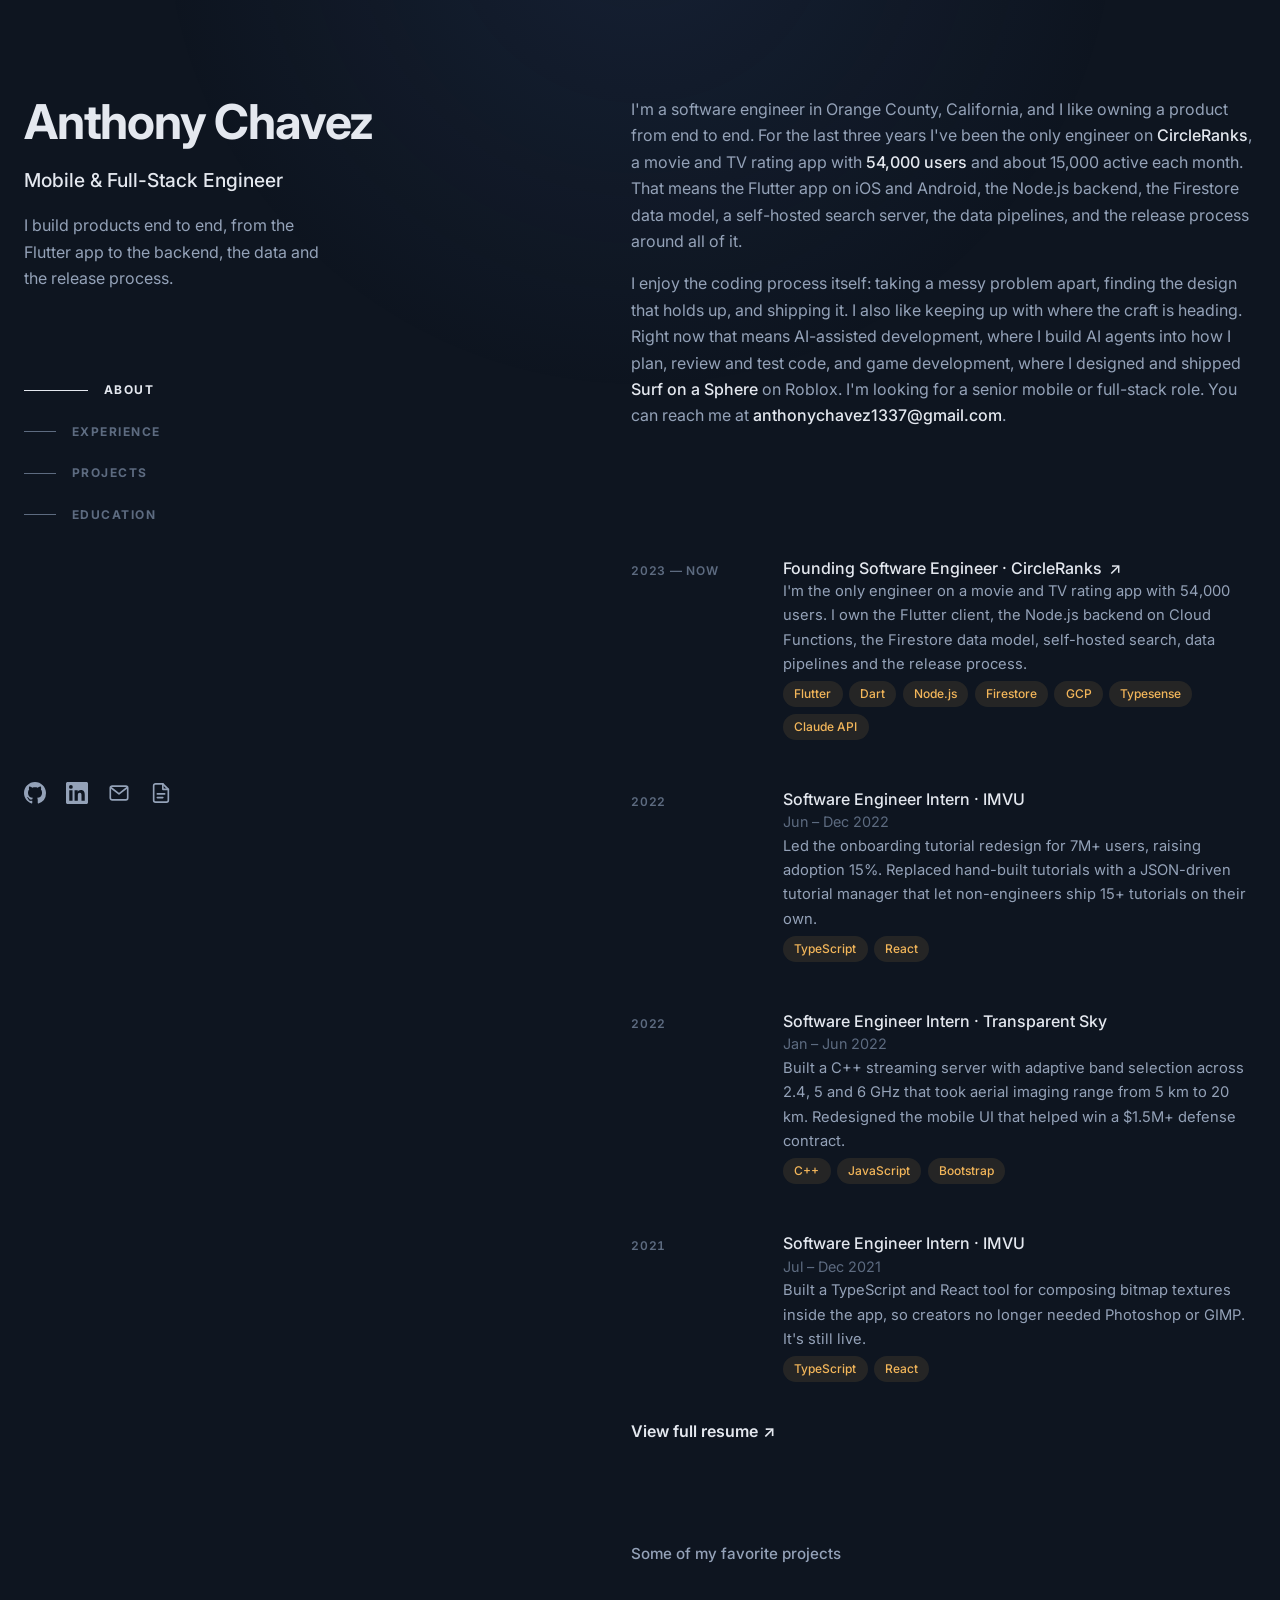
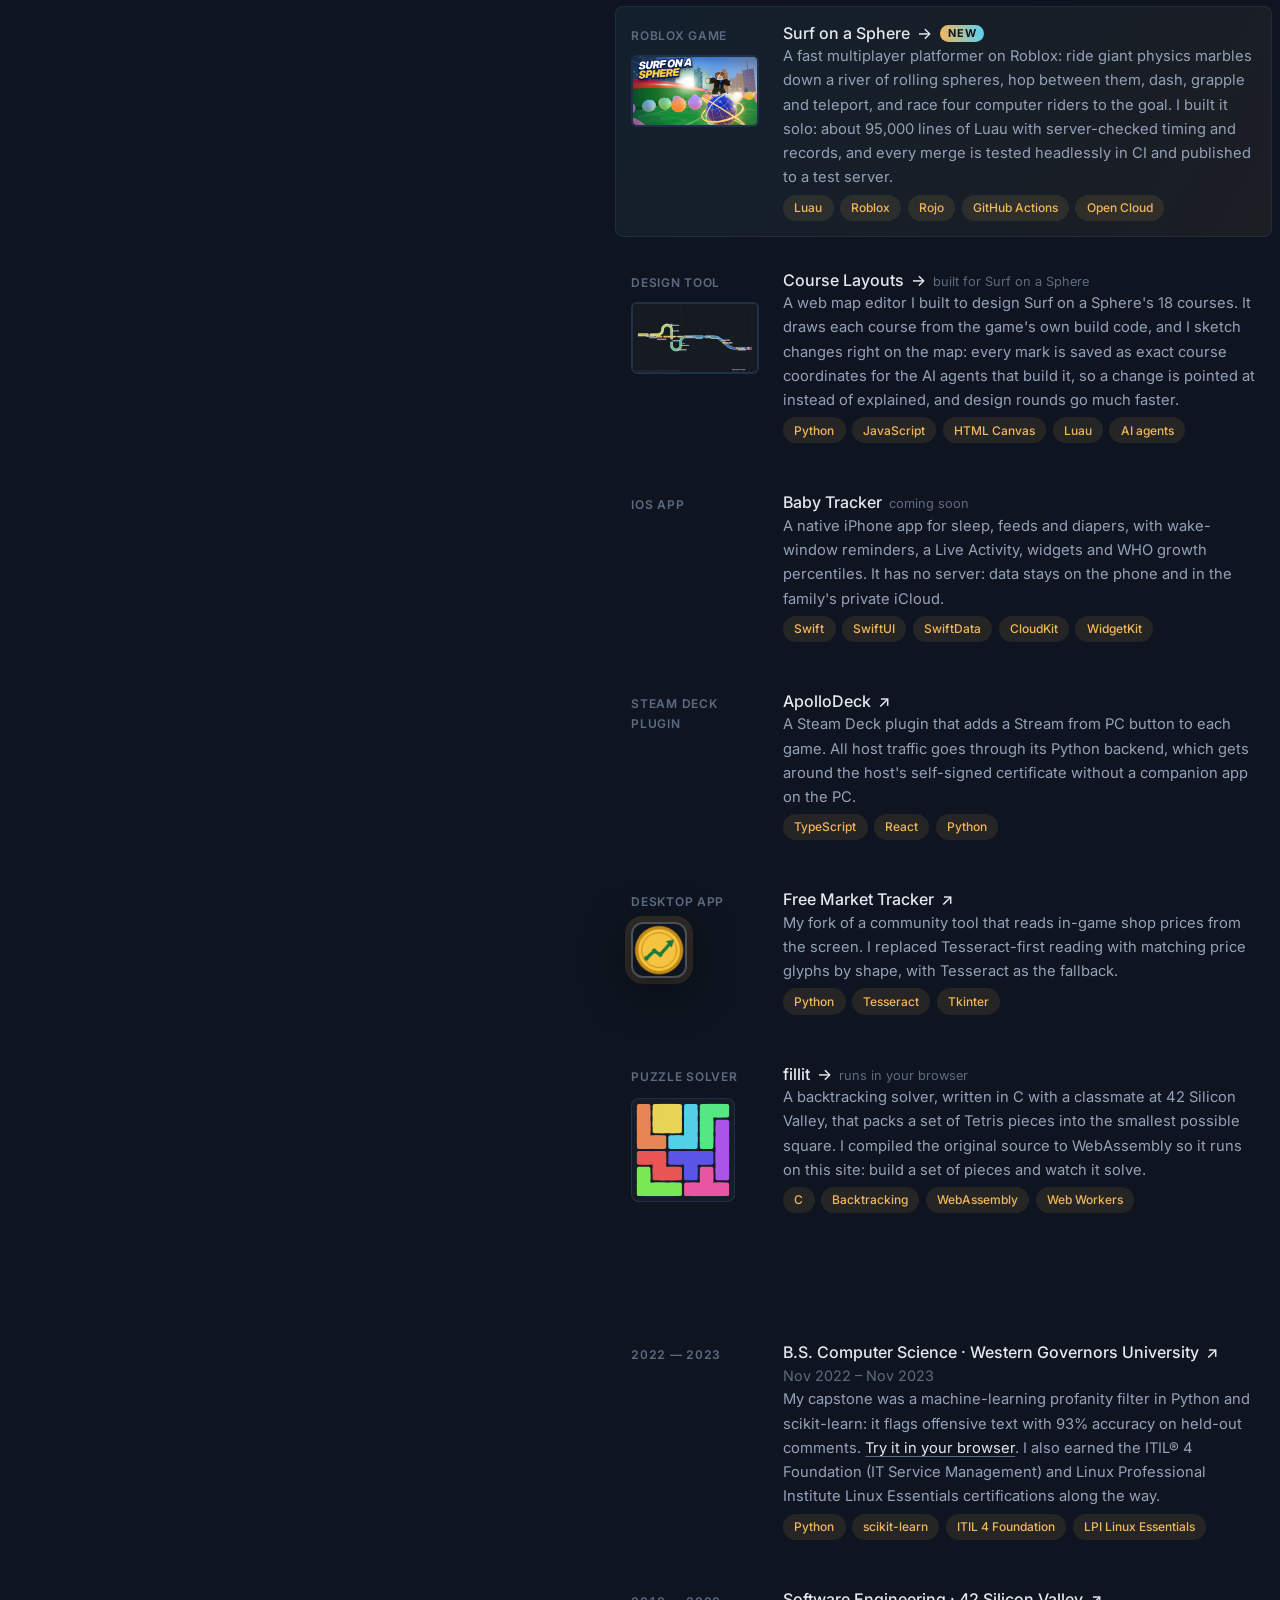
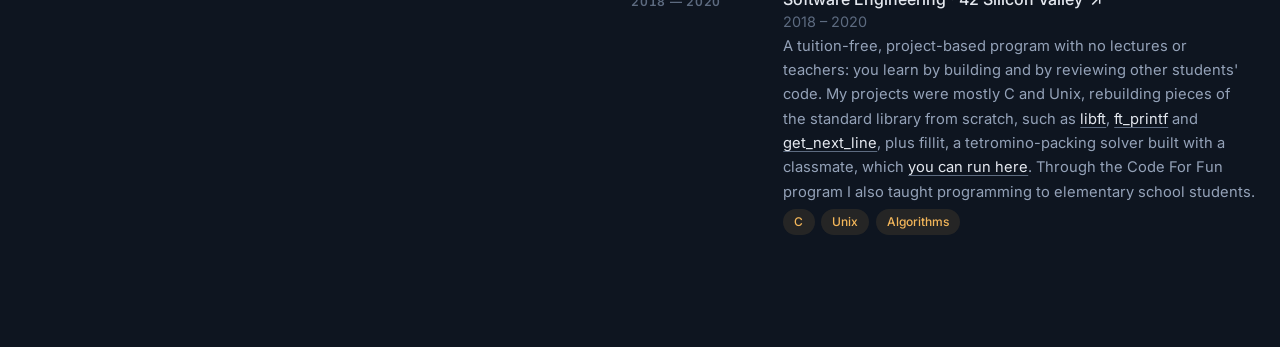
<file: index.html>
<!doctype html>
<html lang="en">
<head>
<meta charset="utf-8">
<meta name="viewport" content="width=device-width, initial-scale=1, viewport-fit=cover">
<meta name="theme-color" content="#0e1520">
<title>Anthony Chavez</title>
<meta name="description" content="Anthony Chavez, mobile and full-stack software engineer: Flutter, TypeScript, Node.js, Firebase and GCP.">
<link rel="stylesheet" href="https://fonts.googleapis.com/css2?family=Inter:wght@400;500;600;700&display=swap">
<link rel="stylesheet" href="style.css">
</head>
<body>
<div class="spot" aria-hidden="true"></div>
<button class="menu-btn" type="button" aria-label="Open menu" aria-expanded="false" aria-controls="mnav"><i></i><i></i><i></i></button>
<nav class="mnav" id="mnav" aria-label="Menu"><a href="#about"><small>01</small>About</a><a href="#experience"><small>02</small>Experience</a><a href="#projects"><small>03</small>Projects</a><a href="#education"><small>04</small>Education</a><a href="resume/Anthony_Chavez_Resume.pdf" target="_blank" rel="noopener"><small>05</small>Resume ↗</a>
  <div class="social"><a href="https://github.com/ant-codez" target="_blank" rel="noopener" aria-label="GitHub"><svg viewBox="0 0 16 16" fill="currentColor" aria-hidden="true"><path d="M8 0C3.58 0 0 3.58 0 8c0 3.54 2.29 6.53 5.47 7.59.4.07.55-.17.55-.38 0-.19-.01-.82-.01-1.49-2.01.37-2.53-.49-2.69-.94-.09-.23-.48-.94-.82-1.13-.28-.15-.68-.52-.01-.53.63-.01 1.08.58 1.23.82.72 1.21 1.87.87 2.33.66.07-.52.28-.87.51-1.07-1.78-.2-3.64-.89-3.64-3.95 0-.87.31-1.59.82-2.15-.08-.2-.36-1.02.08-2.12 0 0 .67-.21 2.2.82.64-.18 1.32-.27 2-.27.68 0 1.36.09 2 .27 1.53-1.04 2.2-.82 2.2-.82.44 1.1.16 1.92.08 2.12.51.56.82 1.27.82 2.15 0 3.07-1.87 3.75-3.65 3.95.29.25.54.73.54 1.48 0 1.07-.01 1.93-.01 2.2 0 .21.15.46.55.38A8.013 8.013 0 0016 8c0-4.42-3.58-8-8-8z"/></svg></a><a href="https://www.linkedin.com/in/anthony-chavezdev" target="_blank" rel="noopener" aria-label="LinkedIn"><svg viewBox="0 0 24 24" fill="currentColor" aria-hidden="true"><path d="M20.45 20.45h-3.55v-5.57c0-1.33-.02-3.04-1.85-3.04-1.85 0-2.14 1.45-2.14 2.94v5.67H9.35V9h3.41v1.56h.05c.48-.9 1.64-1.85 3.37-1.85 3.6 0 4.27 2.37 4.27 5.46v6.28zM5.34 7.43a2.06 2.06 0 110-4.12 2.06 2.06 0 010 4.12zM7.12 20.45H3.56V9h3.56v11.45zM22.22 0H1.77C.79 0 0 .77 0 1.73v20.54C0 23.23.79 24 1.77 24h20.45c.98 0 1.78-.77 1.78-1.73V1.73C24 .77 23.2 0 22.22 0z"/></svg></a><a href="mailto:anthonychavez1337@gmail.com" aria-label="Email"><svg viewBox="0 0 24 24" fill="none" stroke="currentColor" stroke-width="1.8" stroke-linecap="round" stroke-linejoin="round" aria-hidden="true"><rect x="2.5" y="4.5" width="19" height="15" rx="2"/><path d="M3 6l9 7 9-7"/></svg></a><a href="resume/Anthony_Chavez_Resume.pdf" target="_blank" rel="noopener" aria-label="Resume (PDF)"><svg viewBox="0 0 24 24" fill="none" stroke="currentColor" stroke-width="1.8" stroke-linecap="round" stroke-linejoin="round" aria-hidden="true"><path d="M14 2H6a2 2 0 00-2 2v16a2 2 0 002 2h12a2 2 0 002-2V8z"/><path d="M14 2v6h6M8 13h8M8 17h6"/></svg></a></div>
</nav>
<div class="page"><div class="layout">
  <header class="side">
    <div>
      <h1><a href="mailto:anthonychavez1337@gmail.com" title="Email Anthony">Anthony Chavez</a></h1>
    </div>
    <p class="role">Mobile &amp; Full-Stack Engineer</p>
    <p class="tag">I build products end to end, from the Flutter app to the backend, the data and the release process.</p>
    <nav class="sections" aria-label="Sections">
      <a href="#about">About</a><a href="#experience">Experience</a><a href="#projects">Projects</a><a href="#education">Education</a>
    </nav>
    <div class="grow"></div>
    <div class="social"><a href="https://github.com/ant-codez" target="_blank" rel="noopener" aria-label="GitHub"><svg viewBox="0 0 16 16" fill="currentColor" aria-hidden="true"><path d="M8 0C3.58 0 0 3.58 0 8c0 3.54 2.29 6.53 5.47 7.59.4.07.55-.17.55-.38 0-.19-.01-.82-.01-1.49-2.01.37-2.53-.49-2.69-.94-.09-.23-.48-.94-.82-1.13-.28-.15-.68-.52-.01-.53.63-.01 1.08.58 1.23.82.72 1.21 1.87.87 2.33.66.07-.52.28-.87.51-1.07-1.78-.2-3.64-.89-3.64-3.95 0-.87.31-1.59.82-2.15-.08-.2-.36-1.02.08-2.12 0 0 .67-.21 2.2.82.64-.18 1.32-.27 2-.27.68 0 1.36.09 2 .27 1.53-1.04 2.2-.82 2.2-.82.44 1.1.16 1.92.08 2.12.51.56.82 1.27.82 2.15 0 3.07-1.87 3.75-3.65 3.95.29.25.54.73.54 1.48 0 1.07-.01 1.93-.01 2.2 0 .21.15.46.55.38A8.013 8.013 0 0016 8c0-4.42-3.58-8-8-8z"/></svg></a><a href="https://www.linkedin.com/in/anthony-chavezdev" target="_blank" rel="noopener" aria-label="LinkedIn"><svg viewBox="0 0 24 24" fill="currentColor" aria-hidden="true"><path d="M20.45 20.45h-3.55v-5.57c0-1.33-.02-3.04-1.85-3.04-1.85 0-2.14 1.45-2.14 2.94v5.67H9.35V9h3.41v1.56h.05c.48-.9 1.64-1.85 3.37-1.85 3.6 0 4.27 2.37 4.27 5.46v6.28zM5.34 7.43a2.06 2.06 0 110-4.12 2.06 2.06 0 010 4.12zM7.12 20.45H3.56V9h3.56v11.45zM22.22 0H1.77C.79 0 0 .77 0 1.73v20.54C0 23.23.79 24 1.77 24h20.45c.98 0 1.78-.77 1.78-1.73V1.73C24 .77 23.2 0 22.22 0z"/></svg></a><a href="mailto:anthonychavez1337@gmail.com" aria-label="Email"><svg viewBox="0 0 24 24" fill="none" stroke="currentColor" stroke-width="1.8" stroke-linecap="round" stroke-linejoin="round" aria-hidden="true"><rect x="2.5" y="4.5" width="19" height="15" rx="2"/><path d="M3 6l9 7 9-7"/></svg></a><a href="resume/Anthony_Chavez_Resume.pdf" target="_blank" rel="noopener" aria-label="Resume (PDF)"><svg viewBox="0 0 24 24" fill="none" stroke="currentColor" stroke-width="1.8" stroke-linecap="round" stroke-linejoin="round" aria-hidden="true"><path d="M14 2H6a2 2 0 00-2 2v16a2 2 0 002 2h12a2 2 0 002-2V8z"/><path d="M14 2v6h6M8 13h8M8 17h6"/></svg></a></div>
  </header>

  <main>
    <section id="about" class="about" aria-label="About">
      <h2 class="sticky-h">About</h2>
      <div>
        <p>I'm a software engineer in Orange County, California, and I like owning a product from end to end. For the last three years I've been the only engineer on <a href="https://apps.apple.com/us/app/circleranks/id6480323927" target="_blank" rel="noopener">CircleRanks</a>, a movie and TV rating app with <b>54,000 users</b> and about 15,000 active each month. That means the Flutter app on iOS and Android, the Node.js backend, the Firestore data model, a self-hosted search server, the data pipelines, and the release process around all of it.</p>
        <p>I enjoy the coding process itself: taking a messy problem apart, finding the design that holds up, and shipping it. I also like keeping up with where the craft is heading. Right now that means AI-assisted development, where I build AI agents into how I plan, review and test code, and game development, where I designed and shipped <a href="surf-on-a-sphere/index.html">Surf on a Sphere</a> on Roblox. I'm looking for a senior mobile or full-stack role. You can reach me at <a class="email" href="mailto:anthonychavez1337@gmail.com">anthonychavez1337@gmail.com</a>.</p>
      </div>
    </section>

    <section id="experience" aria-label="Experience">
      <h2 class="sticky-h">Experience</h2>
      <ol class="list">
<li class="item"><div class="when">2023 — Now</div><div><h3><a href="https://apps.apple.com/us/app/circleranks/id6480323927" target="_blank" rel="noopener">Founding Software Engineer · CircleRanks <span class="arrow">↗</span></a></h3><p>I'm the only engineer on a movie and TV rating app with 54,000 users. I own the Flutter client, the Node.js backend on Cloud Functions, the Firestore data model, self-hosted search, data pipelines and the release process.</p><div class="pills"><span>Flutter</span><span>Dart</span><span>Node.js</span><span>Firestore</span><span>GCP</span><span>Typesense</span><span>Claude API</span></div></div></li>
<li class="item"><div class="when">2022</div><div><h3>Software Engineer Intern · IMVU</h3><div class="sub">Jun – Dec 2022</div><p>Led the onboarding tutorial redesign for 7M+ users, raising adoption 15%. Replaced hand-built tutorials with a JSON-driven tutorial manager that let non-engineers ship 15+ tutorials on their own.</p><div class="pills"><span>TypeScript</span><span>React</span></div></div></li>
<li class="item"><div class="when">2022</div><div><h3>Software Engineer Intern · Transparent Sky</h3><div class="sub">Jan – Jun 2022</div><p>Built a C++ streaming server with adaptive band selection across 2.4, 5 and 6 GHz that took aerial imaging range from 5 km to 20 km. Redesigned the mobile UI that helped win a $1.5M+ defense contract.</p><div class="pills"><span>C++</span><span>JavaScript</span><span>Bootstrap</span></div></div></li>
<li class="item"><div class="when">2021</div><div><h3>Software Engineer Intern · IMVU</h3><div class="sub">Jul – Dec 2021</div><p>Built a TypeScript and React tool for composing bitmap textures inside the app, so creators no longer needed Photoshop or GIMP. It's still live.</p><div class="pills"><span>TypeScript</span><span>React</span></div></div></li>
      </ol>
      <a class="more" href="resume/Anthony_Chavez_Resume.pdf" target="_blank" rel="noopener">View full resume <span>↗</span></a>
    </section>

    <section id="projects" aria-label="Projects">
      <h2 class="sticky-h">Some of my favorite projects</h2>
      <ol class="list">
<li class="item feature"><div class="when">Roblox game<img class="thumb" src="surf-on-a-sphere/art/art-1.jpg" alt="" loading="lazy" width="384" height="216"></div><div><h3><a href="surf-on-a-sphere/index.html">Surf on a Sphere <span class="arrow">→</span></a><span class="new">New</span></h3><p>A fast multiplayer platformer on Roblox: ride giant physics marbles down a river of rolling spheres, hop between them, dash, grapple and teleport, and race four computer riders to the goal. I built it solo: about 95,000 lines of Luau with server-checked timing and records, and every merge is tested headlessly in CI and published to a test server.</p><div class="pills"><span>Luau</span><span>Roblox</span><span>Rojo</span><span>GitHub Actions</span><span>Open Cloud</span></div></div></li>
<li class="item"><div class="when">Design tool<img class="thumb" src="course-layouts/shots/layouts-thumb.jpg" alt="" loading="lazy" width="384" height="216"></div><div><h3><a href="course-layouts/index.html">Course Layouts <span class="arrow">→</span></a><span class="nolink">built for Surf on a Sphere</span></h3><p>A web map editor I built to design Surf on a Sphere's 18 courses. It draws each course from the game's own build code, and I sketch changes right on the map: every mark is saved as exact course coordinates for the AI agents that build it, so a change is pointed at instead of explained, and design rounds go much faster.</p><div class="pills"><span>Python</span><span>JavaScript</span><span>HTML Canvas</span><span>Luau</span><span>AI agents</span></div></div></li>
<li class="item"><div class="when">iOS app</div><div><h3>Baby Tracker<span class="nolink">coming soon</span></h3><p>A native iPhone app for sleep, feeds and diapers, with wake-window reminders, a Live Activity, widgets and WHO growth percentiles. It has no server: data stays on the phone and in the family's private iCloud.</p><div class="pills"><span>Swift</span><span>SwiftUI</span><span>SwiftData</span><span>CloudKit</span><span>WidgetKit</span></div></div></li>
<li class="item"><div class="when">Steam Deck plugin</div><div><h3><a href="https://github.com/ant-codez/apollodeck" target="_blank" rel="noopener">ApolloDeck <span class="arrow">↗</span></a></h3><p>A Steam Deck plugin that adds a Stream from PC button to each game. All host traffic goes through its Python backend, which gets around the host's self-signed certificate without a companion app on the PC.</p><div class="pills"><span>TypeScript</span><span>React</span><span>Python</span></div></div></li>
<li class="item"><div class="when">Desktop app<img class="appicon" src="img/fmt-icon.png" alt="" loading="lazy" width="56" height="56"></div><div><h3><a href="https://github.com/ant-codez/Bankers-Maplestory-Free-Market-Tracker" target="_blank" rel="noopener">Free Market Tracker <span class="arrow">↗</span></a></h3><p>My fork of a community tool that reads in-game shop prices from the screen. I replaced Tesseract-first reading with matching price glyphs by shape, with Tesseract as the fallback.</p><div class="pills"><span>Python</span><span>Tesseract</span><span>Tkinter</span></div></div></li>
<li class="item"><div class="when">Puzzle solver<svg class="tetros" viewBox="0 0 6 6" role="img" aria-label="Nine tetrominoes packed into a 6 by 6 square"><g fill="hsl(0 75% 62%)" style="--d:0ms"><rect x="0.07" y="3.07" width=".86" height=".86" rx=".12"/><rect x="0.5" y="3.07" width="1" height=".86"/><rect x="1.07" y="3.07" width=".86" height=".86" rx=".12"/><rect x="1.07" y="3.5" width=".86" height="1"/><rect x="1.07" y="4.07" width=".86" height=".86" rx=".12"/><rect x="1.5" y="4.07" width="1" height=".86"/><rect x="2.07" y="4.07" width=".86" height=".86" rx=".12"/></g><g fill="hsl(138 75% 62%)" style="--d:60ms"><rect x="4.07" y="0.07" width=".86" height=".86" rx=".12"/><rect x="4.5" y="0.07" width="1" height=".86"/><rect x="4.07" y="0.5" width=".86" height="1"/><rect x="5.07" y="0.07" width=".86" height=".86" rx=".12"/><rect x="4.07" y="1.07" width=".86" height=".86" rx=".12"/><rect x="4.07" y="1.5" width=".86" height="1"/><rect x="4.07" y="2.07" width=".86" height=".86" rx=".12"/></g><g fill="hsl(275 75% 62%)" style="--d:120ms"><rect x="5.07" y="1.07" width=".86" height=".86" rx=".12"/><rect x="5.07" y="1.5" width=".86" height="1"/><rect x="5.07" y="2.07" width=".86" height=".86" rx=".12"/><rect x="5.07" y="2.5" width=".86" height="1"/><rect x="5.07" y="3.07" width=".86" height=".86" rx=".12"/><rect x="5.07" y="3.5" width=".86" height="1"/><rect x="5.07" y="4.07" width=".86" height=".86" rx=".12"/></g><g fill="hsl(52 75% 62%)" style="--d:180ms"><rect x="1.07" y="0.07" width=".86" height=".86" rx=".12"/><rect x="1.5" y="0.07" width="1" height=".86"/><rect x="1.07" y="0.5" width=".86" height="1"/><rect x="1.5" y="0.5" width="1" height="1"/><rect x="2.07" y="0.07" width=".86" height=".86" rx=".12"/><rect x="2.07" y="0.5" width=".86" height="1"/><rect x="1.07" y="1.07" width=".86" height=".86" rx=".12"/><rect x="1.5" y="1.07" width="1" height=".86"/><rect x="2.07" y="1.07" width=".86" height=".86" rx=".12"/></g><g fill="hsl(190 75% 62%)" style="--d:240ms"><rect x="3.07" y="0.07" width=".86" height=".86" rx=".12"/><rect x="3.07" y="0.5" width=".86" height="1"/><rect x="3.07" y="1.07" width=".86" height=".86" rx=".12"/><rect x="3.07" y="1.5" width=".86" height="1"/><rect x="2.07" y="2.07" width=".86" height=".86" rx=".12"/><rect x="2.5" y="2.07" width="1" height=".86"/><rect x="3.07" y="2.07" width=".86" height=".86" rx=".12"/></g><g fill="hsl(328 75% 62%)" style="--d:300ms"><rect x="4.07" y="4.07" width=".86" height=".86" rx=".12"/><rect x="4.07" y="4.5" width=".86" height="1"/><rect x="3.07" y="5.07" width=".86" height=".86" rx=".12"/><rect x="3.5" y="5.07" width="1" height=".86"/><rect x="4.07" y="5.07" width=".86" height=".86" rx=".12"/><rect x="4.5" y="5.07" width="1" height=".86"/><rect x="5.07" y="5.07" width=".86" height=".86" rx=".12"/></g><g fill="hsl(105 75% 62%)" style="--d:360ms"><rect x="0.07" y="4.07" width=".86" height=".86" rx=".12"/><rect x="0.07" y="4.5" width=".86" height="1"/><rect x="0.07" y="5.07" width=".86" height=".86" rx=".12"/><rect x="0.5" y="5.07" width="1" height=".86"/><rect x="1.07" y="5.07" width=".86" height=".86" rx=".12"/><rect x="1.5" y="5.07" width="1" height=".86"/><rect x="2.07" y="5.07" width=".86" height=".86" rx=".12"/></g><g fill="hsl(242 75% 62%)" style="--d:420ms"><rect x="2.07" y="3.07" width=".86" height=".86" rx=".12"/><rect x="2.5" y="3.07" width="1" height=".86"/><rect x="3.07" y="3.07" width=".86" height=".86" rx=".12"/><rect x="3.5" y="3.07" width="1" height=".86"/><rect x="3.07" y="3.5" width=".86" height="1"/><rect x="4.07" y="3.07" width=".86" height=".86" rx=".12"/><rect x="3.07" y="4.07" width=".86" height=".86" rx=".12"/></g><g fill="hsl(20 75% 62%)" style="--d:480ms"><rect x="0.07" y="0.07" width=".86" height=".86" rx=".12"/><rect x="0.07" y="0.5" width=".86" height="1"/><rect x="0.07" y="1.07" width=".86" height=".86" rx=".12"/><rect x="0.07" y="1.5" width=".86" height="1"/><rect x="0.07" y="2.07" width=".86" height=".86" rx=".12"/><rect x="0.5" y="2.07" width="1" height=".86"/><rect x="1.07" y="2.07" width=".86" height=".86" rx=".12"/></g></svg></div><div><h3><a href="fillit/index.html">fillit <span class="arrow">→</span></a><span class="nolink">runs in your browser</span></h3><p>A backtracking solver, written in C with a classmate at 42 Silicon Valley, that packs a set of Tetris pieces into the smallest possible square. I compiled the original source to WebAssembly so it runs on this site: build a set of pieces and watch it solve.</p><div class="pills"><span>C</span><span>Backtracking</span><span>WebAssembly</span><span>Web Workers</span></div></div></li>
      </ol>
    </section>

    <section id="education" aria-label="Education">
      <h2 class="sticky-h">Education</h2>
      <ol class="list">
<li class="item"><div class="when">2022 — 2023</div><div><h3>B.S. Computer Science · <a href="https://www.wgu.edu/" target="_blank" rel="noopener">Western Governors University <span class="arrow">↗</span></a></h3><div class="sub">Nov 2022 – Nov 2023</div><p>My capstone was a machine-learning profanity filter in Python and scikit-learn: it flags offensive text with 93% accuracy on held-out comments. <a href="c964/index.html">Try it in your browser</a>. I also earned the ITIL® 4 Foundation (IT Service Management) and Linux Professional Institute Linux Essentials certifications along the way.</p><div class="pills"><span>Python</span><span>scikit-learn</span><span>ITIL 4 Foundation</span><span>LPI Linux Essentials</span></div></div></li>
<li class="item"><div class="when">2018 — 2020</div><div><h3>Software Engineering · <a href="https://www.42siliconvalley.com/" target="_blank" rel="noopener">42 Silicon Valley <span class="arrow">↗</span></a></h3><div class="sub">2018 – 2020</div><p>A tuition-free, project-based program with no lectures or teachers: you learn by building and by reviewing other students' code. My projects were mostly C and Unix, rebuilding pieces of the standard library from scratch, such as <a href="https://github.com/ant-codez/libft.h" target="_blank" rel="noopener">libft</a>, <a href="https://github.com/ant-codez/ft_printf" target="_blank" rel="noopener">ft_printf</a> and <a href="https://github.com/ant-codez/get_next_line" target="_blank" rel="noopener">get_next_line</a>, plus fillit, a tetromino-packing solver built with a classmate, which <a href="fillit/index.html">you can run here</a>. Through the Code For Fun program I also taught programming to elementary school students.</p><div class="pills"><span>C</span><span>Unix</span><span>Algorithms</span></div></div></li>
      </ol>
    </section>

  </main>
</div></div>
<script>
(function () {
  var reduce = matchMedia('(prefers-reduced-motion: reduce)').matches;
  var spot = document.querySelector('.spot');
  if (spot && !reduce) {
    addEventListener('pointermove', function (e) {
      spot.style.setProperty('--x', e.clientX + 'px');
      spot.style.setProperty('--y', e.clientY + 'px');
    }, { passive: true });
  }

  // Mobile menu
  var btn = document.querySelector('.menu-btn'), mnav = document.getElementById('mnav');
  function setMenu(open) {
    if (!btn) return;
    btn.setAttribute('aria-expanded', open ? 'true' : 'false');
    btn.setAttribute('aria-label', open ? 'Close menu' : 'Open menu');
    mnav.classList.toggle('open', open);
    document.body.classList.toggle('menu-open', open);
    if (open) { var f = mnav.querySelector('a'); if (f) f.focus({ preventScroll: true }); }
  }
  if (btn) {
    btn.addEventListener('click', function () { setMenu(btn.getAttribute('aria-expanded') !== 'true'); });
    mnav.addEventListener('click', function (e) { if (e.target.closest('a')) setMenu(false); });
    addEventListener('keydown', function (e) { if (e.key === 'Escape' && mnav.classList.contains('open')) { setMenu(false); btn.focus(); } });
    matchMedia('(min-width: 1024px)').addEventListener('change', function (m) { if (m.matches) setMenu(false); });
  }

  // Sidebar: highlight the section in view
  var links = document.querySelectorAll('nav.sections a');
  if (links.length && 'IntersectionObserver' in window) {
    var byId = {};
    links.forEach(function (a) { byId[a.getAttribute('href').slice(1)] = a; });
    var io = new IntersectionObserver(function (entries) {
      entries.forEach(function (en) {
        if (en.isIntersecting) {
          links.forEach(function (a) { a.classList.remove('on'); });
          var a = byId[en.target.id]; if (a) a.classList.add('on');
        }
      });
    }, { rootMargin: '-30% 0px -60% 0px' });
    Object.keys(byId).forEach(function (id) { var s = document.getElementById(id); if (s) io.observe(s); });
  }

  // Game page: reveal on scroll, count-up stats
  var rev = document.querySelectorAll('.reveal');
  if (rev.length) {
    if (reduce || !('IntersectionObserver' in window)) rev.forEach(function (el) { el.classList.add('in'); });
    else {
      var ro = new IntersectionObserver(function (entries) {
        entries.forEach(function (en) { if (en.isIntersecting) { en.target.classList.add('in'); ro.unobserve(en.target); } });
      }, { rootMargin: '0px 0px -8% 0px' });
      rev.forEach(function (el) { ro.observe(el); });
    }
  }
  var nums = document.querySelectorAll('[data-count]');
  if (nums.length && !reduce && 'IntersectionObserver' in window) {
    var co = new IntersectionObserver(function (entries) {
      entries.forEach(function (en) {
        if (!en.isIntersecting) return;
        co.unobserve(en.target);
        var el = en.target, to = +el.dataset.count, suf = el.dataset.suffix || '', t0 = performance.now();
        (function tick(t) {
          var k = Math.min(1, (t - t0) / 1400), v = Math.round(to * (1 - Math.pow(1 - k, 3)));
          el.textContent = v.toLocaleString('en-US') + suf;
          if (k < 1) requestAnimationFrame(tick);
        })(t0);
      });
    });
    nums.forEach(function (el) { co.observe(el); });
  }

  // Game page: lightbox
  var shots = Array.prototype.slice.call(document.querySelectorAll('.shot'));
  var lb = document.querySelector('.lightbox');
  if (shots.length && lb) {
    var img = lb.querySelector('img'), cap = lb.querySelector('figcaption'), idx = 0, last = null;
    function show(i) {
      idx = (i + shots.length) % shots.length;
      var s = shots[idx];
      img.src = s.dataset.full; img.alt = s.dataset.cap || '';
      cap.innerHTML = '';
      cap.appendChild(document.createTextNode(s.dataset.cap || ''));
      var n = document.createElement('span'); n.textContent = (idx + 1) + ' / ' + shots.length; cap.appendChild(n);
    }
    function open(i) { last = document.activeElement; show(i); lb.classList.add('open'); lb.setAttribute('aria-hidden', 'false'); document.body.classList.add('menu-open'); lb.querySelector('.lb-close').focus(); }
    function close() { lb.classList.remove('open'); lb.setAttribute('aria-hidden', 'true'); document.body.classList.remove('menu-open'); if (last) last.focus(); }
    shots.forEach(function (s, i) { s.addEventListener('click', function () { open(i); }); });
    lb.querySelector('.lb-close').addEventListener('click', close);
    lb.querySelector('.lb-prev').addEventListener('click', function () { show(idx - 1); });
    lb.querySelector('.lb-next').addEventListener('click', function () { show(idx + 1); });
    lb.addEventListener('click', function (e) { if (e.target === lb) close(); });
    addEventListener('keydown', function (e) {
      if (!lb.classList.contains('open')) return;
      if (e.key === 'Escape') close();
      else if (e.key === 'ArrowLeft') show(idx - 1);
      else if (e.key === 'ArrowRight') show(idx + 1);
    });
    var x0 = null;
    lb.addEventListener('touchstart', function (e) { x0 = e.touches[0].clientX; }, { passive: true });
    lb.addEventListener('touchend', function (e) {
      if (x0 === null) return; var dx = e.changedTouches[0].clientX - x0; x0 = null;
      if (Math.abs(dx) > 50) show(idx + (dx < 0 ? 1 : -1));
    });
  }
})();
</script>
</body>
</html>
</file>
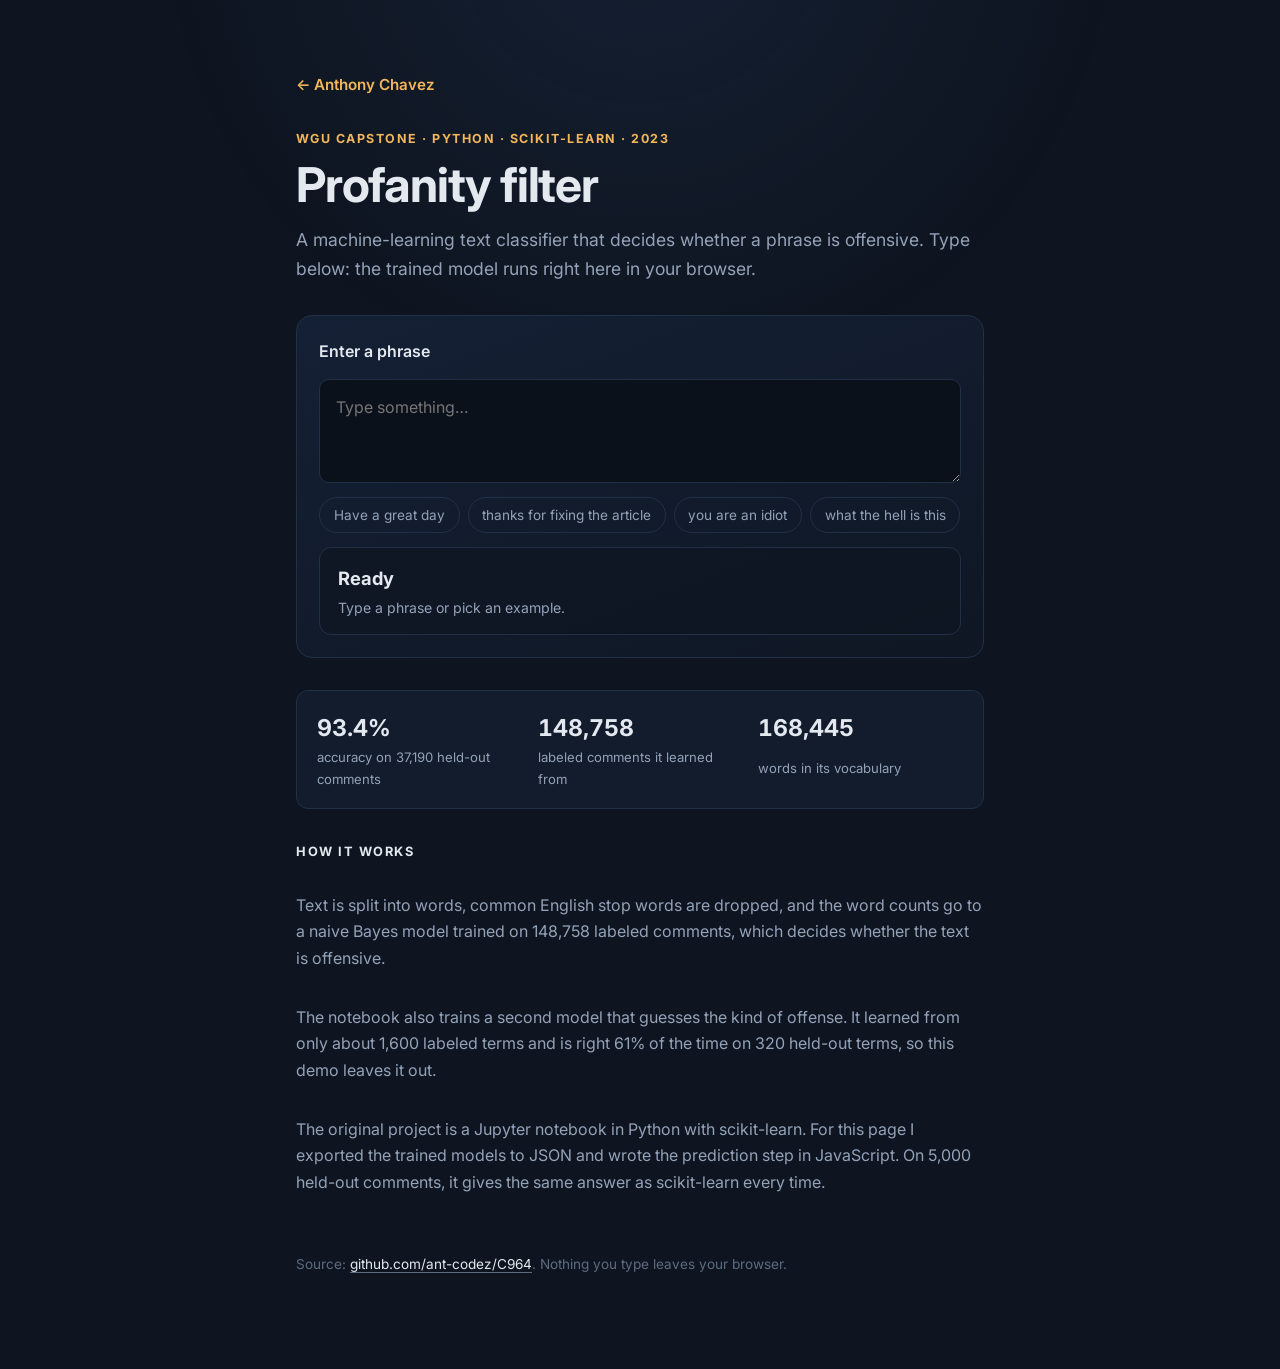
<file: c964/index.html>
<!doctype html>
<html lang="en">
<head>
<meta charset="utf-8">
<meta name="viewport" content="width=device-width, initial-scale=1, viewport-fit=cover">
<meta name="theme-color" content="#0e1520">
<title>Profanity filter · Anthony Chavez</title>
<meta name="description" content="Anthony Chavez's WGU capstone: a machine-learning profanity filter you can try in the browser.">
<link rel="stylesheet" href="https://fonts.googleapis.com/css2?family=Inter:wght@400;500;600;700&display=swap">
<link rel="stylesheet" href="../style.css">
</head>
<body>
<div class="spot" aria-hidden="true"></div>
<button class="menu-btn" type="button" aria-label="Open menu" aria-expanded="false" aria-controls="mnav"><i></i><i></i><i></i></button>
<nav class="mnav" id="mnav" aria-label="Menu"><a href="../#about"><small>01</small>About</a><a href="../#experience"><small>02</small>Experience</a><a href="../#projects"><small>03</small>Projects</a><a href="../#education"><small>04</small>Education</a><a href="../resume/Anthony_Chavez_Resume.pdf" target="_blank" rel="noopener"><small>05</small>Resume ↗</a>
  <div class="social"><a href="https://github.com/ant-codez" target="_blank" rel="noopener" aria-label="GitHub"><svg viewBox="0 0 16 16" fill="currentColor" aria-hidden="true"><path d="M8 0C3.58 0 0 3.58 0 8c0 3.54 2.29 6.53 5.47 7.59.4.07.55-.17.55-.38 0-.19-.01-.82-.01-1.49-2.01.37-2.53-.49-2.69-.94-.09-.23-.48-.94-.82-1.13-.28-.15-.68-.52-.01-.53.63-.01 1.08.58 1.23.82.72 1.21 1.87.87 2.33.66.07-.52.28-.87.51-1.07-1.78-.2-3.64-.89-3.64-3.95 0-.87.31-1.59.82-2.15-.08-.2-.36-1.02.08-2.12 0 0 .67-.21 2.2.82.64-.18 1.32-.27 2-.27.68 0 1.36.09 2 .27 1.53-1.04 2.2-.82 2.2-.82.44 1.1.16 1.92.08 2.12.51.56.82 1.27.82 2.15 0 3.07-1.87 3.75-3.65 3.95.29.25.54.73.54 1.48 0 1.07-.01 1.93-.01 2.2 0 .21.15.46.55.38A8.013 8.013 0 0016 8c0-4.42-3.58-8-8-8z"/></svg></a><a href="https://www.linkedin.com/in/anthony-chavezdev" target="_blank" rel="noopener" aria-label="LinkedIn"><svg viewBox="0 0 24 24" fill="currentColor" aria-hidden="true"><path d="M20.45 20.45h-3.55v-5.57c0-1.33-.02-3.04-1.85-3.04-1.85 0-2.14 1.45-2.14 2.94v5.67H9.35V9h3.41v1.56h.05c.48-.9 1.64-1.85 3.37-1.85 3.6 0 4.27 2.37 4.27 5.46v6.28zM5.34 7.43a2.06 2.06 0 110-4.12 2.06 2.06 0 010 4.12zM7.12 20.45H3.56V9h3.56v11.45zM22.22 0H1.77C.79 0 0 .77 0 1.73v20.54C0 23.23.79 24 1.77 24h20.45c.98 0 1.78-.77 1.78-1.73V1.73C24 .77 23.2 0 22.22 0z"/></svg></a><a href="mailto:anthonychavez1337@gmail.com" aria-label="Email"><svg viewBox="0 0 24 24" fill="none" stroke="currentColor" stroke-width="1.8" stroke-linecap="round" stroke-linejoin="round" aria-hidden="true"><rect x="2.5" y="4.5" width="19" height="15" rx="2"/><path d="M3 6l9 7 9-7"/></svg></a><a href="../resume/Anthony_Chavez_Resume.pdf" target="_blank" rel="noopener" aria-label="Resume (PDF)"><svg viewBox="0 0 24 24" fill="none" stroke="currentColor" stroke-width="1.8" stroke-linecap="round" stroke-linejoin="round" aria-hidden="true"><path d="M14 2H6a2 2 0 00-2 2v16a2 2 0 002 2h12a2 2 0 002-2V8z"/><path d="M14 2v6h6M8 13h8M8 17h6"/></svg></a></div>
</nav>
<main class="demo">
  <a class="back" href="../index.html#education">← Anthony Chavez</a>
  <header>
    <p class="kicker">WGU capstone · Python · scikit-learn · 2023</p>
    <h1>Profanity filter</h1>
    <p class="lead">A machine-learning text classifier that decides whether a phrase is offensive. Type below: the trained model runs right here in your browser.</p>
  </header>

  <div class="tryit">
    <label for="phrase">Enter a phrase</label>
    <textarea id="phrase" placeholder="Type something…" spellcheck="false" disabled></textarea>
    <div class="chips" aria-label="Examples">
      <button type="button">Have a great day</button>
      <button type="button">thanks for fixing the article</button>
      <button type="button">you are an idiot</button>
      <button type="button">what the hell is this</button>
    </div>
    <div class="verdict" id="verdict" aria-live="polite"><b>Loading the model…</b><span>About 0.8 MB, once.</span></div>
  </div>

  <div class="facts">
    <div><b>93.4%</b><span>accuracy on 37,190 held-out comments</span></div>
    <div><b>148,758</b><span>labeled comments it learned from</span></div>
    <div><b>168,445</b><span>words in its vocabulary</span></div>
  </div>

  <section>
    <h2>How it works</h2>
    <p>Text is split into words, common English stop words are dropped, and the word counts go to a naive Bayes model trained on 148,758 labeled comments, which decides whether the text is offensive.</p>
    <p>The notebook also trains a second model that guesses the kind of offense. It learned from only about 1,600 labeled terms and is right 61% of the time on 320 held-out terms, so this demo leaves it out.</p>
    <p>The original project is a Jupyter notebook in Python with scikit-learn. For this page I exported the trained models to JSON and wrote the prediction step in JavaScript. On 5,000 held-out comments, it gives the same answer as scikit-learn every time.</p>
  </section>
  <p class="note">Source: <a href="https://github.com/ant-codez/C964" target="_blank" rel="noopener">github.com/ant-codez/C964</a>. Nothing you type leaves your browser.</p>
</main>
<script>
// Port of the capstone's scikit-learn pipeline: CountVectorizer(stop_words='english') + two MultinomialNB models.
function makeClassifier(m) {
  var stop = new Set(m.stop), delta = m.bin.delta, cat = m.cat;
  function counts(text) {
    var c = new Map(), toks = String(text).toLowerCase().match(/[\p{L}\p{N}\p{M}_]{2,}/gu) || [];
    toks.forEach(function (t) { if (!stop.has(t) && Object.prototype.hasOwnProperty.call(delta, t)) c.set(t, (c.get(t) || 0) + 1); });
    return c;
  }
  return function classify(text) {
    var c = counts(text), s = m.bin.prior;
    c.forEach(function (n, t) { s += n * delta[t]; });
    var out = { offensive: s > 0, score: s, words: Array.from(c.keys()) };
    if (out.offensive) {
      var best = -Infinity, bi = 0;
      cat.classes.forEach(function (_, k) {
        var v = cat.prior[k];
        c.forEach(function (n, t) { var r = cat.terms[t]; v += n * (r ? r[k] : cat.unseen[k]); });
        if (v > best) { best = v; bi = k; }
      });
      out.category = cat.classes[bi];
    }
    return out;
  };
}
if (typeof module !== 'undefined') module.exports = makeClassifier;

(function () {
  var box = document.getElementById('phrase'), out = document.getElementById('verdict'), classify = null, t = null;
  function show() {
    if (!classify) return;
    var v = box.value.trim();
    if (!v) { out.className = 'verdict'; out.innerHTML = '<b>Ready</b><span>Type a phrase or pick an example.</span>'; return; }
    var r = classify(v), b = document.createElement('b'), s = document.createElement('span');
    out.className = 'verdict ' + (r.offensive ? 'bad' : 'ok');
    b.textContent = r.offensive ? 'Offensive' : 'Not offensive';
    s.textContent = r.offensive ? 'The model flags this as offensive.' : (r.words.length ? 'Nothing here reads as offensive to the model.' : 'None of these words are in its vocabulary.');
    out.replaceChildren(b, s);
  }
  box.addEventListener('input', function () { clearTimeout(t); t = setTimeout(show, 120); });
  document.querySelectorAll('.chips button').forEach(function (btn) {
    btn.addEventListener('click', function () { box.value = btn.textContent; show(); box.focus(); });
  });
  fetch('model.json').then(function (r) { if (!r.ok) throw new Error(r.status); return r.json(); }).then(function (m) {
    classify = makeClassifier(m); box.disabled = false; show();
  }).catch(function () {
    out.className = 'verdict bad'; out.innerHTML = '<b>The model did not load.</b><span>Refresh the page to try again.</span>';
  });
})();
</script>
<script>
(function () {
  var reduce = matchMedia('(prefers-reduced-motion: reduce)').matches;
  var spot = document.querySelector('.spot');
  if (spot && !reduce) {
    addEventListener('pointermove', function (e) {
      spot.style.setProperty('--x', e.clientX + 'px');
      spot.style.setProperty('--y', e.clientY + 'px');
    }, { passive: true });
  }

  // Mobile menu
  var btn = document.querySelector('.menu-btn'), mnav = document.getElementById('mnav');
  function setMenu(open) {
    if (!btn) return;
    btn.setAttribute('aria-expanded', open ? 'true' : 'false');
    btn.setAttribute('aria-label', open ? 'Close menu' : 'Open menu');
    mnav.classList.toggle('open', open);
    document.body.classList.toggle('menu-open', open);
    if (open) { var f = mnav.querySelector('a'); if (f) f.focus({ preventScroll: true }); }
  }
  if (btn) {
    btn.addEventListener('click', function () { setMenu(btn.getAttribute('aria-expanded') !== 'true'); });
    mnav.addEventListener('click', function (e) { if (e.target.closest('a')) setMenu(false); });
    addEventListener('keydown', function (e) { if (e.key === 'Escape' && mnav.classList.contains('open')) { setMenu(false); btn.focus(); } });
    matchMedia('(min-width: 1024px)').addEventListener('change', function (m) { if (m.matches) setMenu(false); });
  }

  // Sidebar: highlight the section in view
  var links = document.querySelectorAll('nav.sections a');
  if (links.length && 'IntersectionObserver' in window) {
    var byId = {};
    links.forEach(function (a) { byId[a.getAttribute('href').slice(1)] = a; });
    var io = new IntersectionObserver(function (entries) {
      entries.forEach(function (en) {
        if (en.isIntersecting) {
          links.forEach(function (a) { a.classList.remove('on'); });
          var a = byId[en.target.id]; if (a) a.classList.add('on');
        }
      });
    }, { rootMargin: '-30% 0px -60% 0px' });
    Object.keys(byId).forEach(function (id) { var s = document.getElementById(id); if (s) io.observe(s); });
  }

  // Game page: reveal on scroll, count-up stats
  var rev = document.querySelectorAll('.reveal');
  if (rev.length) {
    if (reduce || !('IntersectionObserver' in window)) rev.forEach(function (el) { el.classList.add('in'); });
    else {
      var ro = new IntersectionObserver(function (entries) {
        entries.forEach(function (en) { if (en.isIntersecting) { en.target.classList.add('in'); ro.unobserve(en.target); } });
      }, { rootMargin: '0px 0px -8% 0px' });
      rev.forEach(function (el) { ro.observe(el); });
    }
  }
  var nums = document.querySelectorAll('[data-count]');
  if (nums.length && !reduce && 'IntersectionObserver' in window) {
    var co = new IntersectionObserver(function (entries) {
      entries.forEach(function (en) {
        if (!en.isIntersecting) return;
        co.unobserve(en.target);
        var el = en.target, to = +el.dataset.count, suf = el.dataset.suffix || '', t0 = performance.now();
        (function tick(t) {
          var k = Math.min(1, (t - t0) / 1400), v = Math.round(to * (1 - Math.pow(1 - k, 3)));
          el.textContent = v.toLocaleString('en-US') + suf;
          if (k < 1) requestAnimationFrame(tick);
        })(t0);
      });
    });
    nums.forEach(function (el) { co.observe(el); });
  }

  // Game page: lightbox
  var shots = Array.prototype.slice.call(document.querySelectorAll('.shot'));
  var lb = document.querySelector('.lightbox');
  if (shots.length && lb) {
    var img = lb.querySelector('img'), cap = lb.querySelector('figcaption'), idx = 0, last = null;
    function show(i) {
      idx = (i + shots.length) % shots.length;
      var s = shots[idx];
      img.src = s.dataset.full; img.alt = s.dataset.cap || '';
      cap.innerHTML = '';
      cap.appendChild(document.createTextNode(s.dataset.cap || ''));
      var n = document.createElement('span'); n.textContent = (idx + 1) + ' / ' + shots.length; cap.appendChild(n);
    }
    function open(i) { last = document.activeElement; show(i); lb.classList.add('open'); lb.setAttribute('aria-hidden', 'false'); document.body.classList.add('menu-open'); lb.querySelector('.lb-close').focus(); }
    function close() { lb.classList.remove('open'); lb.setAttribute('aria-hidden', 'true'); document.body.classList.remove('menu-open'); if (last) last.focus(); }
    shots.forEach(function (s, i) { s.addEventListener('click', function () { open(i); }); });
    lb.querySelector('.lb-close').addEventListener('click', close);
    lb.querySelector('.lb-prev').addEventListener('click', function () { show(idx - 1); });
    lb.querySelector('.lb-next').addEventListener('click', function () { show(idx + 1); });
    lb.addEventListener('click', function (e) { if (e.target === lb) close(); });
    addEventListener('keydown', function (e) {
      if (!lb.classList.contains('open')) return;
      if (e.key === 'Escape') close();
      else if (e.key === 'ArrowLeft') show(idx - 1);
      else if (e.key === 'ArrowRight') show(idx + 1);
    });
    var x0 = null;
    lb.addEventListener('touchstart', function (e) { x0 = e.touches[0].clientX; }, { passive: true });
    lb.addEventListener('touchend', function (e) {
      if (x0 === null) return; var dx = e.changedTouches[0].clientX - x0; x0 = null;
      if (Math.abs(dx) > 50) show(idx + (dx < 0 ? 1 : -1));
    });
  }
})();
</script>
</body>
</html>
</file>
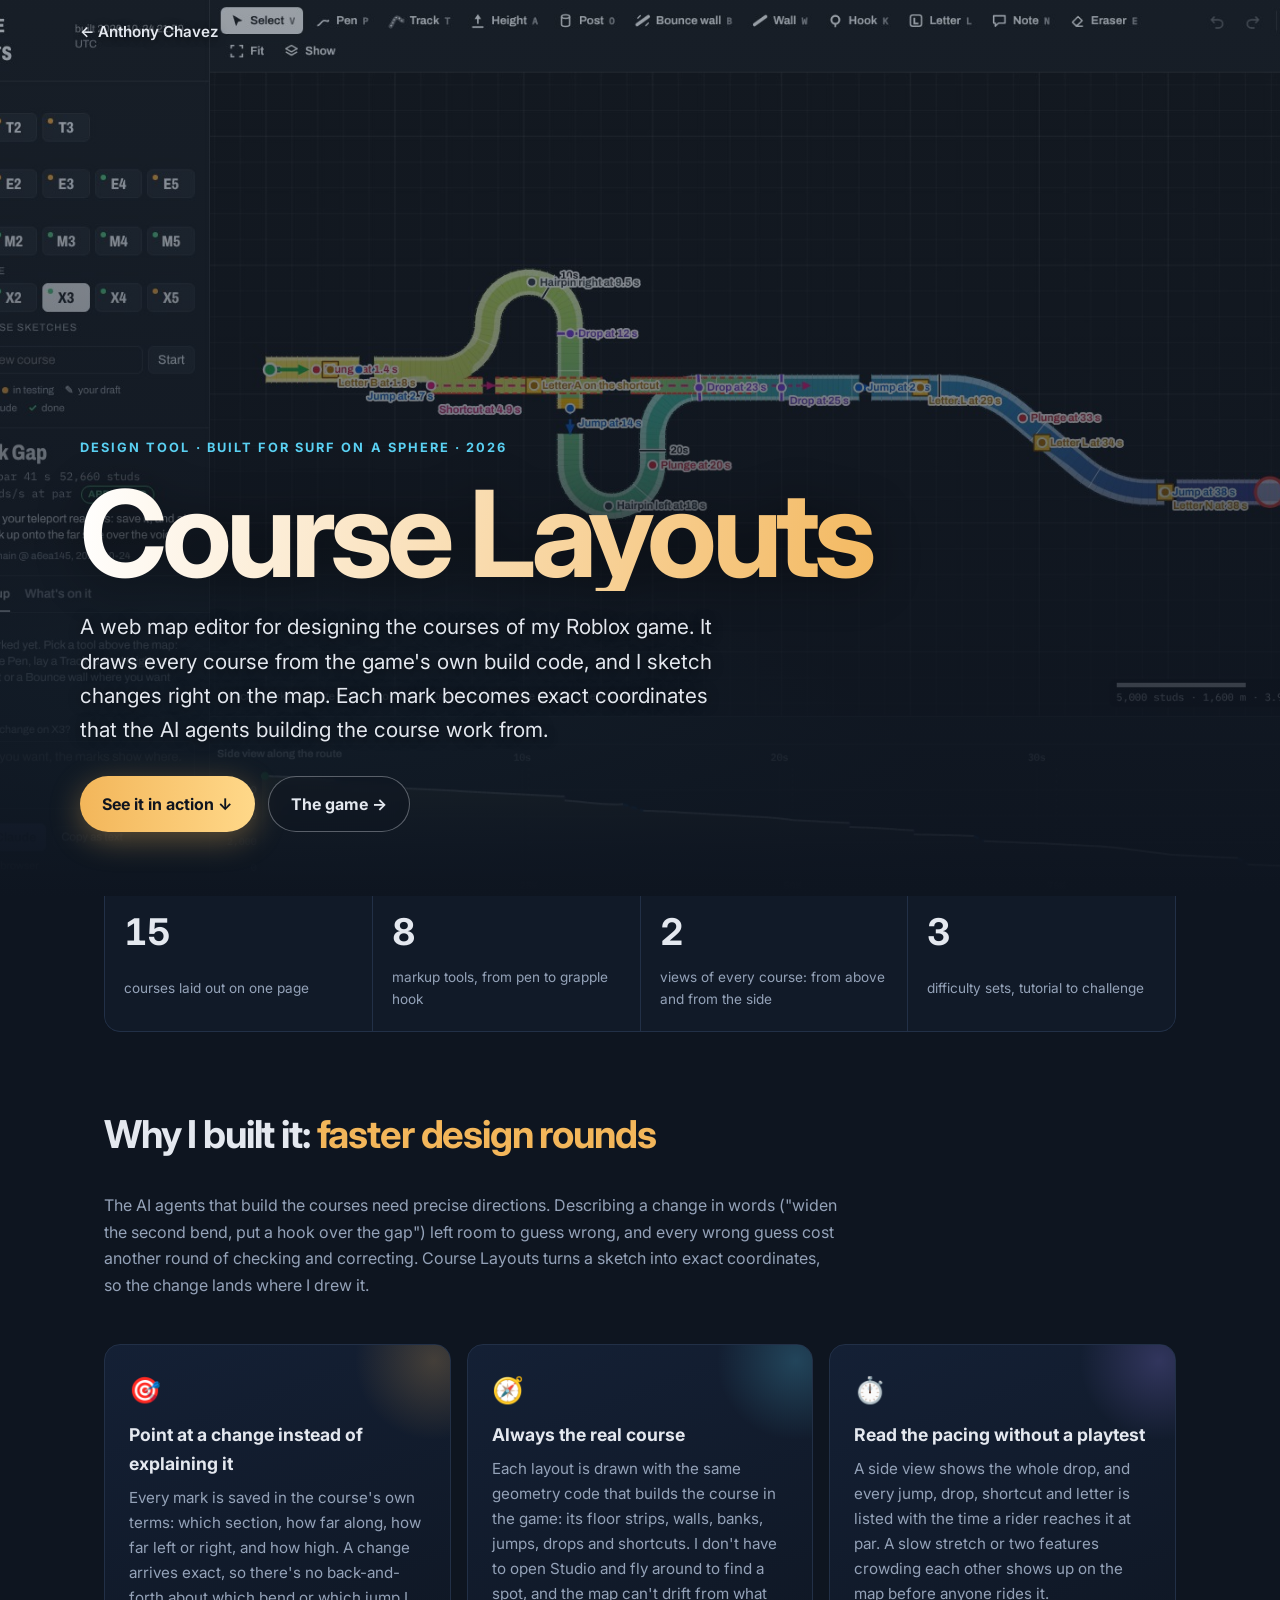
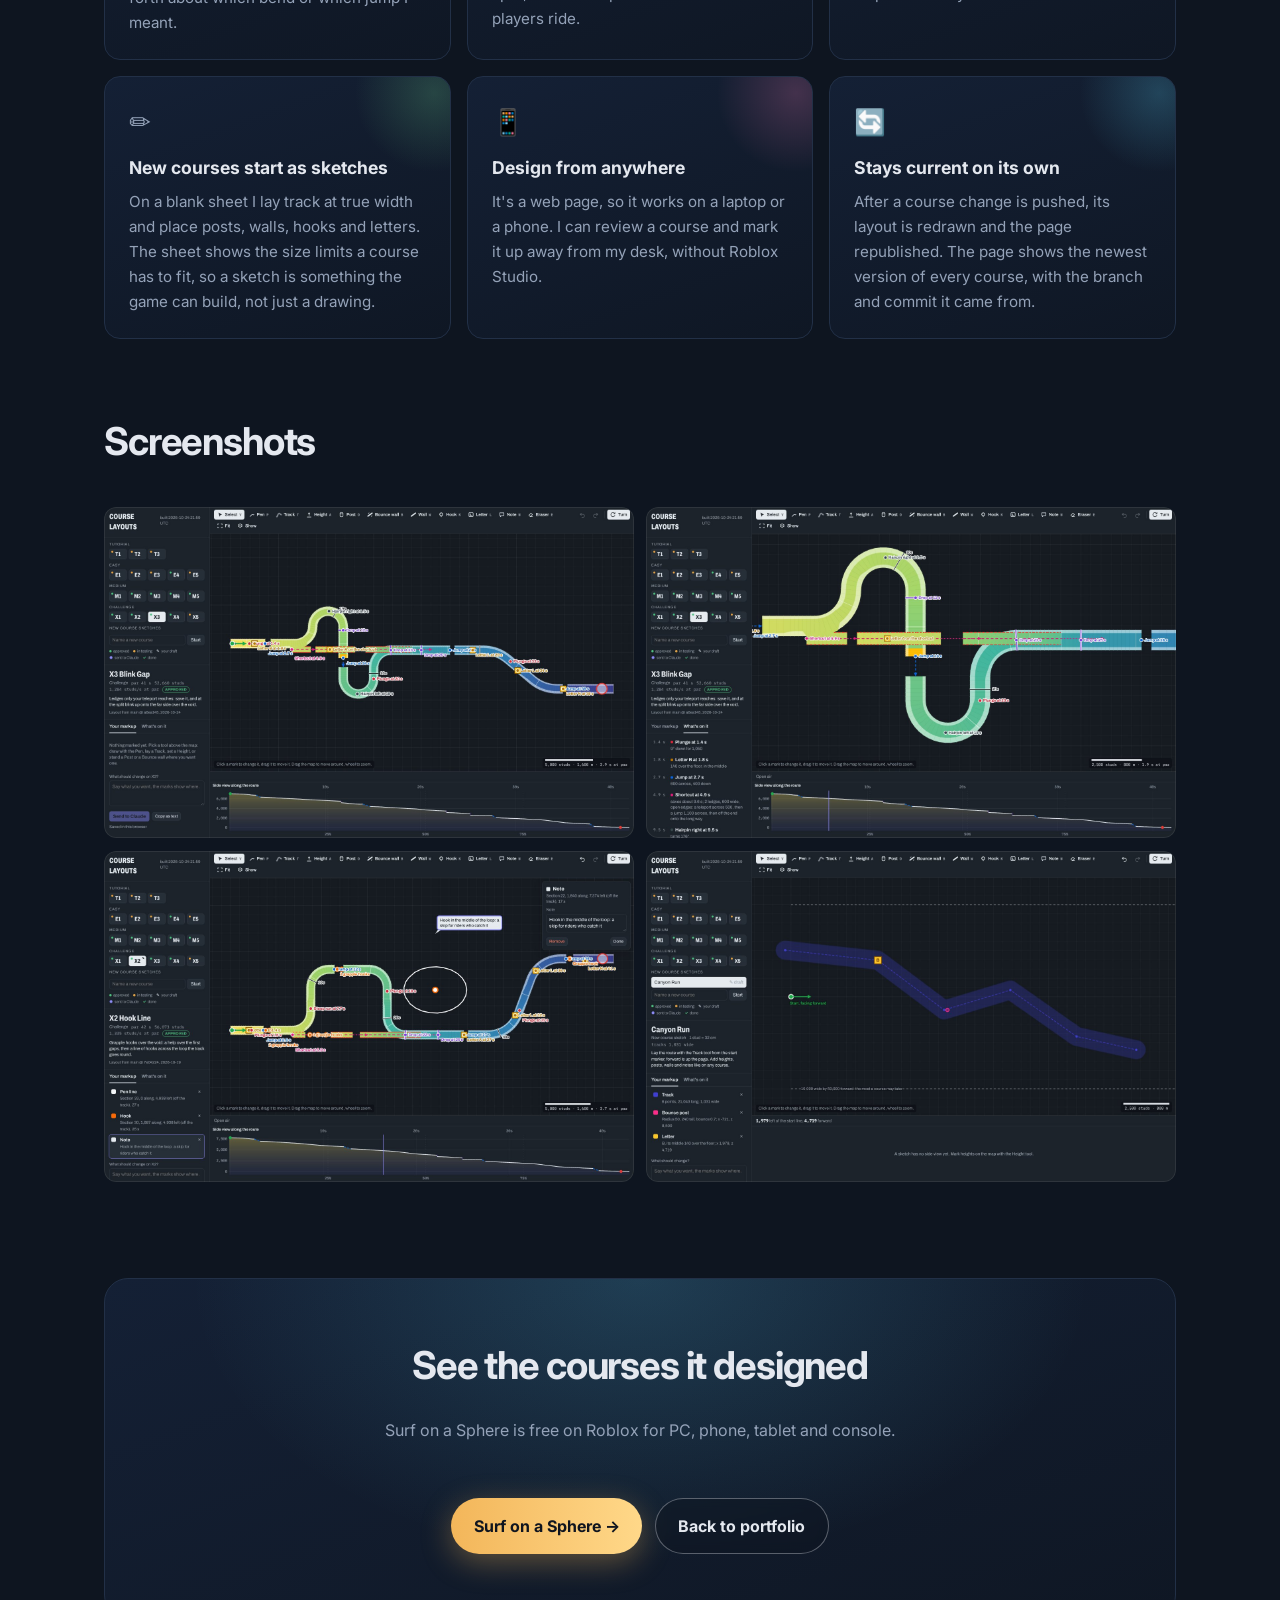
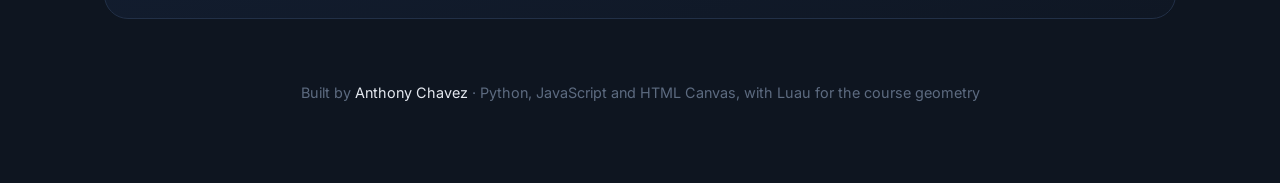
<file: course-layouts/index.html>
<!doctype html>
<html lang="en">
<head>
<meta charset="utf-8">
<meta name="viewport" content="width=device-width, initial-scale=1, viewport-fit=cover">
<meta name="theme-color" content="#0e1520">
<title>Course Layouts · Anthony Chavez</title>
<meta name="description" content="Course Layouts, a web map editor Anthony Chavez built to design the courses of his Roblox game Surf on a Sphere.">
<link rel="stylesheet" href="https://fonts.googleapis.com/css2?family=Inter:wght@400;500;600;700&display=swap">
<link rel="stylesheet" href="../style.css">
</head>
<body>
<div class="spot" aria-hidden="true"></div>
<button class="menu-btn" type="button" aria-label="Open menu" aria-expanded="false" aria-controls="mnav"><i></i><i></i><i></i></button>
<nav class="mnav" id="mnav" aria-label="Menu"><a href="../#about"><small>01</small>About</a><a href="../#experience"><small>02</small>Experience</a><a href="../#projects"><small>03</small>Projects</a><a href="../#education"><small>04</small>Education</a><a href="../resume/Anthony_Chavez_Resume.pdf" target="_blank" rel="noopener"><small>05</small>Resume ↗</a>
  <div class="social"><a href="https://github.com/ant-codez" target="_blank" rel="noopener" aria-label="GitHub"><svg viewBox="0 0 16 16" fill="currentColor" aria-hidden="true"><path d="M8 0C3.58 0 0 3.58 0 8c0 3.54 2.29 6.53 5.47 7.59.4.07.55-.17.55-.38 0-.19-.01-.82-.01-1.49-2.01.37-2.53-.49-2.69-.94-.09-.23-.48-.94-.82-1.13-.28-.15-.68-.52-.01-.53.63-.01 1.08.58 1.23.82.72 1.21 1.87.87 2.33.66.07-.52.28-.87.51-1.07-1.78-.2-3.64-.89-3.64-3.95 0-.87.31-1.59.82-2.15-.08-.2-.36-1.02.08-2.12 0 0 .67-.21 2.2.82.64-.18 1.32-.27 2-.27.68 0 1.36.09 2 .27 1.53-1.04 2.2-.82 2.2-.82.44 1.1.16 1.92.08 2.12.51.56.82 1.27.82 2.15 0 3.07-1.87 3.75-3.65 3.95.29.25.54.73.54 1.48 0 1.07-.01 1.93-.01 2.2 0 .21.15.46.55.38A8.013 8.013 0 0016 8c0-4.42-3.58-8-8-8z"/></svg></a><a href="https://www.linkedin.com/in/anthony-chavezdev" target="_blank" rel="noopener" aria-label="LinkedIn"><svg viewBox="0 0 24 24" fill="currentColor" aria-hidden="true"><path d="M20.45 20.45h-3.55v-5.57c0-1.33-.02-3.04-1.85-3.04-1.85 0-2.14 1.45-2.14 2.94v5.67H9.35V9h3.41v1.56h.05c.48-.9 1.64-1.85 3.37-1.85 3.6 0 4.27 2.37 4.27 5.46v6.28zM5.34 7.43a2.06 2.06 0 110-4.12 2.06 2.06 0 010 4.12zM7.12 20.45H3.56V9h3.56v11.45zM22.22 0H1.77C.79 0 0 .77 0 1.73v20.54C0 23.23.79 24 1.77 24h20.45c.98 0 1.78-.77 1.78-1.73V1.73C24 .77 23.2 0 22.22 0z"/></svg></a><a href="mailto:anthonychavez1337@gmail.com" aria-label="Email"><svg viewBox="0 0 24 24" fill="none" stroke="currentColor" stroke-width="1.8" stroke-linecap="round" stroke-linejoin="round" aria-hidden="true"><rect x="2.5" y="4.5" width="19" height="15" rx="2"/><path d="M3 6l9 7 9-7"/></svg></a><a href="../resume/Anthony_Chavez_Resume.pdf" target="_blank" rel="noopener" aria-label="Resume (PDF)"><svg viewBox="0 0 24 24" fill="none" stroke="currentColor" stroke-width="1.8" stroke-linecap="round" stroke-linejoin="round" aria-hidden="true"><path d="M14 2H6a2 2 0 00-2 2v16a2 2 0 002 2h12a2 2 0 002-2V8z"/><path d="M14 2v6h6M8 13h8M8 17h6"/></svg></a></div>
</nav>
<div class="sos">
  <div class="top"><a href="../index.html#projects">← Anthony Chavez</a></div>
  <header class="hero">
    <div class="bg" style="background-image:url('shots/layouts-overview.jpg')" aria-hidden="true"></div>
    <div class="inner">
      <p class="kicker">Design tool · Built for Surf on a Sphere · 2026</p>
      <h1>Course Layouts</h1>
      <p class="lead">A web map editor for designing the courses of my Roblox game. It draws every course from the game's own build code, and I sketch changes right on the map. Each mark becomes exact coordinates that the AI agents building the course work from.</p>
      <div class="ctas"><a class="btn primary" href="#shots">See it in action ↓</a><a class="btn ghost" href="../surf-on-a-sphere/index.html">The game →</a></div>
    </div>
  </header>

  <div class="wrap">
    <div class="stats reveal">
      <div><b data-count="18">18</b><span>courses laid out on one page</span></div>
      <div><b data-count="10">10</b><span>markup tools, from pen to grapple hook</span></div>
      <div><b data-count="2">2</b><span>views of every course: from above and from the side</span></div>
      <div><b data-count="4">4</b><span>difficulty sets, tutorial to challenge</span></div>
    </div>

    <section class="block" aria-labelledby="why">
      <h2 id="why" class="reveal">Why I built it: <em>faster design rounds</em></h2>
      <p class="sec-lead reveal">The AI agents that build the courses need precise directions. Describing a change in words ("widen the second bend, put a hook over the gap") left room to guess wrong, and every wrong guess cost another round of checking and correcting. Course Layouts turns a sketch into exact coordinates, so the change lands where I drew it.</p>
      <div class="features">
<article class="feat reveal" style="--c:rgba(243, 182, 90, .22);transition-delay:0ms"><span class="ico" aria-hidden="true">🎯</span><h3>Point at a change instead of explaining it</h3><p>Every mark is saved in the course's own terms: which section, how far along, how far left or right, and how high. A change arrives exact, so there's no back-and-forth about which bend or which jump I meant.</p></article>
<article class="feat reveal" style="--c:rgba(90, 209, 243, .22);transition-delay:80ms"><span class="ico" aria-hidden="true">🧭</span><h3>Always the real course</h3><p>Each layout is drawn with the same geometry code that builds the course in the game: its floor strips, walls, banks, jumps, drops and shortcuts. I don't have to open Studio and fly around to find a spot, and the map can't drift from what players ride.</p></article>
<article class="feat reveal" style="--c:rgba(160, 140, 255, .22);transition-delay:160ms"><span class="ico" aria-hidden="true">⏱️</span><h3>Read the pacing without a playtest</h3><p>A side view shows the whole drop, and every jump, drop, shortcut and letter is listed with the time a rider reaches it at par. A slow stretch or two features crowding each other shows up on the map before anyone rides it.</p></article>
<article class="feat reveal" style="--c:rgba(120, 230, 150, .2);transition-delay:0ms"><span class="ico" aria-hidden="true">✏️</span><h3>New courses start as sketches</h3><p>On a blank sheet I lay track at true width and place posts, walls, hooks and letters. The sheet shows the size limits a course has to fit, so a sketch is something the game can build, not just a drawing.</p></article>
<article class="feat reveal" style="--c:rgba(243, 122, 180, .22);transition-delay:80ms"><span class="ico" aria-hidden="true">📱</span><h3>Design from anywhere</h3><p>It's a web page, so it works on a laptop or a phone. I can review a course and mark it up away from my desk, without Roblox Studio.</p></article>
<article class="feat reveal" style="--c:rgba(90, 209, 243, .22);transition-delay:160ms"><span class="ico" aria-hidden="true">🔄</span><h3>Stays current on its own</h3><p>After a course change is pushed, its layout is redrawn and the page republished. The page shows the newest version of every course, with the branch and commit it came from.</p></article>
      </div>
    </section>

    <section class="block" id="shots" aria-labelledby="shotsh">
      <h2 id="shotsh" class="reveal">Screenshots</h2>
      <div class="art tool">
<button class="shot reveal" type="button" data-full="shots/layouts-overview.jpg" data-cap="Course Layouts: X3 Blink Gap from above, with its side view and every jump, drop and shortcut marked" aria-label="Open screenshot: Course Layouts: X3 Blink Gap from above, with its side view and every jump, drop and shortcut marked" style="transition-delay:0ms"><img src="shots/layouts-overview.jpg" alt="Course Layouts: X3 Blink Gap from above, with its side view and every jump, drop and shortcut marked" loading="eager" decoding="async" width="1600" height="1000"><figcaption>Course Layouts: X3 Blink Gap from above, with its side view and every jump, drop and shortcut marked</figcaption></button>
<button class="shot reveal" type="button" data-full="shots/layouts-detail.jpg" data-cap="Zoomed in on the shortcut, with the course&#x27;s features listed by time" aria-label="Open screenshot: Zoomed in on the shortcut, with the course&#x27;s features listed by time" style="transition-delay:70ms"><img src="shots/layouts-detail.jpg" alt="Zoomed in on the shortcut, with the course&#x27;s features listed by time" loading="eager" decoding="async" width="1600" height="1000"><figcaption>Zoomed in on the shortcut, with the course&#x27;s features listed by time</figcaption></button>
<button class="shot reveal" type="button" data-full="shots/layouts-markup.jpg" data-cap="Marking up a change: a circle, a grapple hook and a note, each placed at exact course coordinates" aria-label="Open screenshot: Marking up a change: a circle, a grapple hook and a note, each placed at exact course coordinates" style="transition-delay:0ms"><img src="shots/layouts-markup.jpg" alt="Marking up a change: a circle, a grapple hook and a note, each placed at exact course coordinates" loading="lazy" decoding="async" width="1600" height="1000"><figcaption>Marking up a change: a circle, a grapple hook and a note, each placed at exact course coordinates</figcaption></button>
<button class="shot reveal" type="button" data-full="shots/layouts-sketch.jpg" data-cap="Sketching a new course on a blank sheet with the Track, Post and Letter tools" aria-label="Open screenshot: Sketching a new course on a blank sheet with the Track, Post and Letter tools" style="transition-delay:70ms"><img src="shots/layouts-sketch.jpg" alt="Sketching a new course on a blank sheet with the Track, Post and Letter tools" loading="lazy" decoding="async" width="1600" height="1000"><figcaption>Sketching a new course on a blank sheet with the Track, Post and Letter tools</figcaption></button>
      </div>
    </section>

    <section class="closing reveal" aria-labelledby="cta">
      <h2 id="cta">See the courses it designed</h2>
      <p>Surf on a Sphere is free on Roblox for PC, phone, tablet and console.</p>
      <div class="ctas"><a class="btn primary" href="../surf-on-a-sphere/index.html">Surf on a Sphere →</a><a class="btn ghost" href="../index.html#projects">Back to portfolio</a></div>
    </section>
    <p class="sos-foot">Built by <a href="../index.html">Anthony Chavez</a> · Python, JavaScript and HTML Canvas, with Luau for the course geometry</p>
  </div>
</div>
<div class="lightbox" role="dialog" aria-modal="true" aria-label="Screenshot viewer" aria-hidden="true">
  <button class="lb-btn lb-close" type="button" aria-label="Close">✕</button>
  <button class="lb-btn lb-prev" type="button" aria-label="Previous screenshot">‹</button>
  <figure><img alt=""><figcaption></figcaption></figure>
  <button class="lb-btn lb-next" type="button" aria-label="Next screenshot">›</button>
</div>
<script>
(function () {
  var reduce = matchMedia('(prefers-reduced-motion: reduce)').matches;
  var spot = document.querySelector('.spot');
  if (spot && !reduce) {
    addEventListener('pointermove', function (e) {
      spot.style.setProperty('--x', e.clientX + 'px');
      spot.style.setProperty('--y', e.clientY + 'px');
    }, { passive: true });
  }

  // Mobile menu
  var btn = document.querySelector('.menu-btn'), mnav = document.getElementById('mnav');
  function setMenu(open) {
    if (!btn) return;
    btn.setAttribute('aria-expanded', open ? 'true' : 'false');
    btn.setAttribute('aria-label', open ? 'Close menu' : 'Open menu');
    mnav.classList.toggle('open', open);
    document.body.classList.toggle('menu-open', open);
    if (open) { var f = mnav.querySelector('a'); if (f) f.focus({ preventScroll: true }); }
  }
  if (btn) {
    btn.addEventListener('click', function () { setMenu(btn.getAttribute('aria-expanded') !== 'true'); });
    mnav.addEventListener('click', function (e) { if (e.target.closest('a')) setMenu(false); });
    addEventListener('keydown', function (e) { if (e.key === 'Escape' && mnav.classList.contains('open')) { setMenu(false); btn.focus(); } });
    matchMedia('(min-width: 1024px)').addEventListener('change', function (m) { if (m.matches) setMenu(false); });
  }

  // Sidebar: highlight the section in view
  var links = document.querySelectorAll('nav.sections a');
  if (links.length && 'IntersectionObserver' in window) {
    var byId = {};
    links.forEach(function (a) { byId[a.getAttribute('href').slice(1)] = a; });
    var io = new IntersectionObserver(function (entries) {
      entries.forEach(function (en) {
        if (en.isIntersecting) {
          links.forEach(function (a) { a.classList.remove('on'); });
          var a = byId[en.target.id]; if (a) a.classList.add('on');
        }
      });
    }, { rootMargin: '-30% 0px -60% 0px' });
    Object.keys(byId).forEach(function (id) { var s = document.getElementById(id); if (s) io.observe(s); });
  }

  // Game page: reveal on scroll, count-up stats
  var rev = document.querySelectorAll('.reveal');
  if (rev.length) {
    if (reduce || !('IntersectionObserver' in window)) rev.forEach(function (el) { el.classList.add('in'); });
    else {
      var ro = new IntersectionObserver(function (entries) {
        entries.forEach(function (en) { if (en.isIntersecting) { en.target.classList.add('in'); ro.unobserve(en.target); } });
      }, { rootMargin: '0px 0px -8% 0px' });
      rev.forEach(function (el) { ro.observe(el); });
    }
  }
  var nums = document.querySelectorAll('[data-count]');
  if (nums.length && !reduce && 'IntersectionObserver' in window) {
    var co = new IntersectionObserver(function (entries) {
      entries.forEach(function (en) {
        if (!en.isIntersecting) return;
        co.unobserve(en.target);
        var el = en.target, to = +el.dataset.count, suf = el.dataset.suffix || '', t0 = performance.now();
        (function tick(t) {
          var k = Math.min(1, (t - t0) / 1400), v = Math.round(to * (1 - Math.pow(1 - k, 3)));
          el.textContent = v.toLocaleString('en-US') + suf;
          if (k < 1) requestAnimationFrame(tick);
        })(t0);
      });
    });
    nums.forEach(function (el) { co.observe(el); });
  }

  // Game page: lightbox
  var shots = Array.prototype.slice.call(document.querySelectorAll('.shot'));
  var lb = document.querySelector('.lightbox');
  if (shots.length && lb) {
    var img = lb.querySelector('img'), cap = lb.querySelector('figcaption'), idx = 0, last = null;
    function show(i) {
      idx = (i + shots.length) % shots.length;
      var s = shots[idx];
      img.src = s.dataset.full; img.alt = s.dataset.cap || '';
      cap.innerHTML = '';
      cap.appendChild(document.createTextNode(s.dataset.cap || ''));
      var n = document.createElement('span'); n.textContent = (idx + 1) + ' / ' + shots.length; cap.appendChild(n);
    }
    function open(i) { last = document.activeElement; show(i); lb.classList.add('open'); lb.setAttribute('aria-hidden', 'false'); document.body.classList.add('menu-open'); lb.querySelector('.lb-close').focus(); }
    function close() { lb.classList.remove('open'); lb.setAttribute('aria-hidden', 'true'); document.body.classList.remove('menu-open'); if (last) last.focus(); }
    shots.forEach(function (s, i) { s.addEventListener('click', function () { open(i); }); });
    lb.querySelector('.lb-close').addEventListener('click', close);
    lb.querySelector('.lb-prev').addEventListener('click', function () { show(idx - 1); });
    lb.querySelector('.lb-next').addEventListener('click', function () { show(idx + 1); });
    lb.addEventListener('click', function (e) { if (e.target === lb) close(); });
    addEventListener('keydown', function (e) {
      if (!lb.classList.contains('open')) return;
      if (e.key === 'Escape') close();
      else if (e.key === 'ArrowLeft') show(idx - 1);
      else if (e.key === 'ArrowRight') show(idx + 1);
    });
    var x0 = null;
    lb.addEventListener('touchstart', function (e) { x0 = e.touches[0].clientX; }, { passive: true });
    lb.addEventListener('touchend', function (e) {
      if (x0 === null) return; var dx = e.changedTouches[0].clientX - x0; x0 = null;
      if (Math.abs(dx) > 50) show(idx + (dx < 0 ? 1 : -1));
    });
  }
})();
</script>
</body>
</html>
</file>
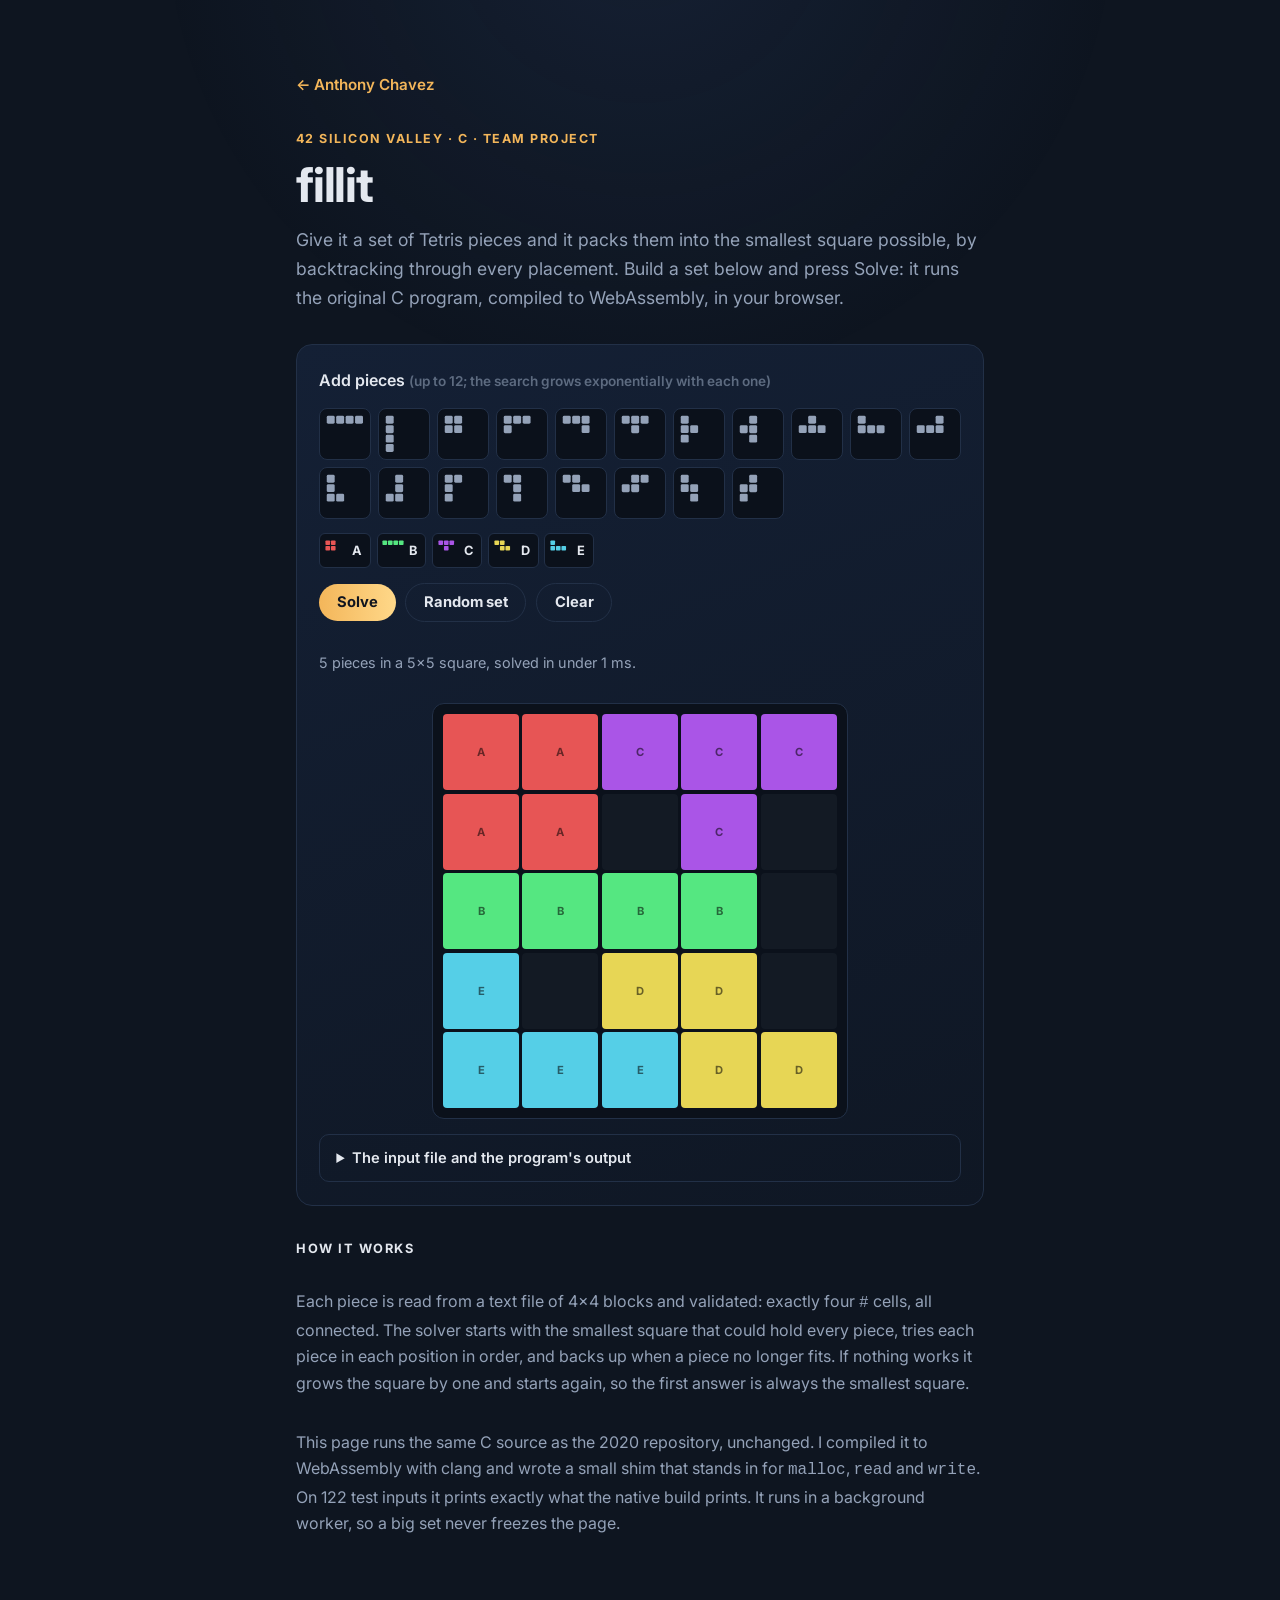
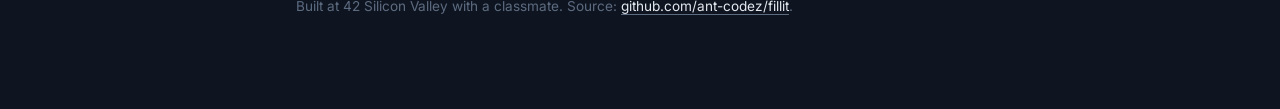
<file: fillit/index.html>
<!doctype html>
<html lang="en">
<head>
<meta charset="utf-8">
<meta name="viewport" content="width=device-width, initial-scale=1, viewport-fit=cover">
<meta name="theme-color" content="#0e1520">
<title>fillit · Anthony Chavez</title>
<meta name="description" content="fillit, a tetromino-packing solver in C from 42 Silicon Valley, compiled to WebAssembly so you can run it in the browser.">
<link rel="stylesheet" href="https://fonts.googleapis.com/css2?family=Inter:wght@400;500;600;700&display=swap">
<link rel="stylesheet" href="../style.css">
</head>
<body>
<div class="spot" aria-hidden="true"></div>
<button class="menu-btn" type="button" aria-label="Open menu" aria-expanded="false" aria-controls="mnav"><i></i><i></i><i></i></button>
<nav class="mnav" id="mnav" aria-label="Menu"><a href="../#about"><small>01</small>About</a><a href="../#experience"><small>02</small>Experience</a><a href="../#projects"><small>03</small>Projects</a><a href="../#education"><small>04</small>Education</a><a href="../resume/Anthony_Chavez_Resume.pdf" target="_blank" rel="noopener"><small>05</small>Resume ↗</a>
  <div class="social"><a href="https://github.com/ant-codez" target="_blank" rel="noopener" aria-label="GitHub"><svg viewBox="0 0 16 16" fill="currentColor" aria-hidden="true"><path d="M8 0C3.58 0 0 3.58 0 8c0 3.54 2.29 6.53 5.47 7.59.4.07.55-.17.55-.38 0-.19-.01-.82-.01-1.49-2.01.37-2.53-.49-2.69-.94-.09-.23-.48-.94-.82-1.13-.28-.15-.68-.52-.01-.53.63-.01 1.08.58 1.23.82.72 1.21 1.87.87 2.33.66.07-.52.28-.87.51-1.07-1.78-.2-3.64-.89-3.64-3.95 0-.87.31-1.59.82-2.15-.08-.2-.36-1.02.08-2.12 0 0 .67-.21 2.2.82.64-.18 1.32-.27 2-.27.68 0 1.36.09 2 .27 1.53-1.04 2.2-.82 2.2-.82.44 1.1.16 1.92.08 2.12.51.56.82 1.27.82 2.15 0 3.07-1.87 3.75-3.65 3.95.29.25.54.73.54 1.48 0 1.07-.01 1.93-.01 2.2 0 .21.15.46.55.38A8.013 8.013 0 0016 8c0-4.42-3.58-8-8-8z"/></svg></a><a href="https://www.linkedin.com/in/anthony-chavezdev" target="_blank" rel="noopener" aria-label="LinkedIn"><svg viewBox="0 0 24 24" fill="currentColor" aria-hidden="true"><path d="M20.45 20.45h-3.55v-5.57c0-1.33-.02-3.04-1.85-3.04-1.85 0-2.14 1.45-2.14 2.94v5.67H9.35V9h3.41v1.56h.05c.48-.9 1.64-1.85 3.37-1.85 3.6 0 4.27 2.37 4.27 5.46v6.28zM5.34 7.43a2.06 2.06 0 110-4.12 2.06 2.06 0 010 4.12zM7.12 20.45H3.56V9h3.56v11.45zM22.22 0H1.77C.79 0 0 .77 0 1.73v20.54C0 23.23.79 24 1.77 24h20.45c.98 0 1.78-.77 1.78-1.73V1.73C24 .77 23.2 0 22.22 0z"/></svg></a><a href="mailto:anthonychavez1337@gmail.com" aria-label="Email"><svg viewBox="0 0 24 24" fill="none" stroke="currentColor" stroke-width="1.8" stroke-linecap="round" stroke-linejoin="round" aria-hidden="true"><rect x="2.5" y="4.5" width="19" height="15" rx="2"/><path d="M3 6l9 7 9-7"/></svg></a><a href="../resume/Anthony_Chavez_Resume.pdf" target="_blank" rel="noopener" aria-label="Resume (PDF)"><svg viewBox="0 0 24 24" fill="none" stroke="currentColor" stroke-width="1.8" stroke-linecap="round" stroke-linejoin="round" aria-hidden="true"><path d="M14 2H6a2 2 0 00-2 2v16a2 2 0 002 2h12a2 2 0 002-2V8z"/><path d="M14 2v6h6M8 13h8M8 17h6"/></svg></a></div>
</nav>
<main class="demo">
  <a class="back" href="../index.html#education">← Anthony Chavez</a>
  <header>
    <p class="kicker">42 Silicon Valley · C · team project</p>
    <h1>fillit</h1>
    <p class="lead">Give it a set of Tetris pieces and it packs them into the smallest square possible, by backtracking through every placement. Build a set below and press Solve: it runs the original C program, compiled to WebAssembly, in your browser.</p>
  </header>

  <div class="tryit">
    <label>Add pieces <span class="note">(up to 12; the search grows exponentially with each one)</span></label>
    <div class="palette" id="palette"></div>
    <div class="pieces" id="pieces" aria-live="polite"></div>
    <div class="row">
      <button class="btn go" id="solve" type="button">Solve</button>
      <button class="btn small" id="rand" type="button">Random set</button>
      <button class="btn small" id="clear" type="button">Clear</button>
    </div>
    <p class="status" id="status" aria-live="polite">Loading…</p>
    <div class="board" id="board" hidden></div>
    <details><summary>The input file and the program's output</summary><pre id="io"></pre></details>
  </div>

  <section>
    <h2>How it works</h2>
    <p>Each piece is read from a text file of 4×4 blocks and validated: exactly four <code>#</code> cells, all connected. The solver starts with the smallest square that could hold every piece, tries each piece in each position in order, and backs up when a piece no longer fits. If nothing works it grows the square by one and starts again, so the first answer is always the smallest square.</p>
    <p>This page runs the same C source as the 2020 repository, unchanged. I compiled it to WebAssembly with clang and wrote a small shim that stands in for <code>malloc</code>, <code>read</code> and <code>write</code>. On 122 test inputs it prints exactly what the native build prints. It runs in a background worker, so a big set never freezes the page.</p>
  </section>
  <p class="note">Built at 42 Silicon Valley with a classmate. Source: <a href="https://github.com/ant-codez/fillit" target="_blank" rel="noopener">github.com/ant-codez/fillit</a>.</p>
</main>
<script>
(function () {
  var SHAPES = ["####", "#\n#\n#\n#", "##\n##", "###\n#", "###\n..#", "###\n.#", "#\n##\n#", ".#\n##\n.#", ".#\n###", "#\n###", "..#\n###",
    "#\n#\n##", ".#\n.#\n##", "##\n#\n#", "##\n.#\n.#", "##.\n.##", ".##\n##.", "#\n##\n.#", ".#\n##\n#"].map(function (s) {
    var c = []; s.split("\n").forEach(function (l, r) { l.split("").forEach(function (ch, k) { if (ch === "#") c.push([r, k]); }); }); return c;
  });
  var MAX = 12, set = [], worker = null, timer = null, bytes = null;
  var $ = function (id) { return document.getElementById(id); };
  function color(i) { return "hsl(" + Math.round(i * 137.5 % 360) + " 75% 62%)"; }
  function svg(cells, fill) {
    return '<svg viewBox="0 0 4 4" aria-hidden="true">' + cells.map(function (c) { return '<rect x="' + (c[1] + .08) + '" y="' + (c[0] + .08) + '" width=".84" height=".84" rx=".15" fill="' + fill + '"/>'; }).join("") + "</svg>";
  }
  function fileText() {
    return set.map(function (k) {
      var g = [["....".split(""), "....".split(""), "....".split(""), "....".split("")]][0].map(function (r) { return r.slice(); });
      SHAPES[k].forEach(function (c) { g[c[0]][c[1]] = "#"; });
      return g.map(function (r) { return r.join(""); }).join("\n") + "\n";
    }).join("\n");
  }
  function draw() {
    $("pieces").innerHTML = set.length ? set.map(function (k, i) { return '<span title="Remove" data-i="' + i + '">' + svg(SHAPES[k], color(i)) + String.fromCharCode(65 + i) + "</span>"; }).join("") : '<span style="cursor:default">No pieces yet</span>';
    $("solve").disabled = !set.length || !bytes;
  }
  SHAPES.forEach(function (c, k) {
    var b = document.createElement("button"); b.type = "button"; b.setAttribute("aria-label", "Add piece " + (k + 1)); b.innerHTML = svg(c, "#94a2b8");
    b.onclick = function () { if (set.length < MAX) { set.push(k); draw(); } }; $("palette").appendChild(b);
  });
  $("pieces").onclick = function (e) { var s = e.target.closest("[data-i]"); if (s) { set.splice(+s.dataset.i, 1); draw(); } };
  $("clear").onclick = function () { set = []; draw(); $("board").hidden = true; $("status").textContent = "Add some pieces."; };
  $("rand").onclick = function () { set = []; var n = 5 + Math.floor(Math.random() * 4); while (n--) set.push(Math.floor(Math.random() * SHAPES.length)); draw(); solve(); };
  var WORKER = "onmessage=async function(e){var m=await WebAssembly.instantiate(e.data.bytes);var x=m.instance.exports;var b=new TextEncoder().encode(e.data.text);new Uint8Array(x.memory.buffer).set(b,x.input_ptr());var t=performance.now();var n=x.run(b.length);var o=new TextDecoder().decode(new Uint8Array(x.memory.buffer,x.output_ptr(),n));postMessage({out:o,ms:performance.now()-t});};";
  function stop() { if (worker) { worker.terminate(); worker = null; } clearTimeout(timer); }
  function solve() {
    if (!set.length || !bytes) return;
    stop();
    var text = fileText();
    $("status").textContent = "Solving…"; $("solve").disabled = true;
    worker = new Worker(URL.createObjectURL(new Blob([WORKER], { type: "text/javascript" })));
    timer = setTimeout(function () { stop(); $("solve").disabled = false; $("status").textContent = "Stopped after 15 seconds: that set is too slow for a brute-force search. Try fewer pieces."; }, 15000);
    worker.onmessage = function (e) {
      stop(); $("solve").disabled = false;
      var rows = e.data.out.trim().split("\n"), n = rows.length;
      $("io").textContent = "$ ./fillit pieces.txt\n" + e.data.out + "\n# pieces.txt\n" + text;
      if (rows[0] === "error") { $("status").textContent = "The program rejected that input."; $("board").hidden = true; return; }
      $("status").textContent = set.length + " piece" + (set.length > 1 ? "s" : "") + " in a " + n + "×" + n + " square, solved in " + (e.data.ms < 1 ? "under 1" : Math.round(e.data.ms)) + " ms.";
      var bd = $("board"); bd.hidden = false; bd.style.gridTemplateColumns = "repeat(" + n + ", 1fr)";
      bd.innerHTML = rows.map(function (r) { return r.split("").map(function (ch) {
        if (ch === ".") return '<i style="animation-delay:0ms"></i>';
        var i = ch.charCodeAt(0) - 65; return '<i style="background:' + color(i) + ';animation-delay:' + (i * 60) + 'ms">' + ch + "</i>"; }).join(""); }).join("");
    };
    worker.postMessage({ bytes: bytes, text: text });
  }
  $("solve").onclick = solve;
  fetch("fillit.wasm").then(function (r) { if (!r.ok) throw 0; return r.arrayBuffer(); }).then(function (b) {
    bytes = b; set = [2, 0, 5, 15, 9]; draw(); solve();
  }).catch(function () { $("status").textContent = "The program did not load. Refresh the page to try again."; });
  draw();
})();
</script>
<script>
(function () {
  var reduce = matchMedia('(prefers-reduced-motion: reduce)').matches;
  var spot = document.querySelector('.spot');
  if (spot && !reduce) {
    addEventListener('pointermove', function (e) {
      spot.style.setProperty('--x', e.clientX + 'px');
      spot.style.setProperty('--y', e.clientY + 'px');
    }, { passive: true });
  }

  // Mobile menu
  var btn = document.querySelector('.menu-btn'), mnav = document.getElementById('mnav');
  function setMenu(open) {
    if (!btn) return;
    btn.setAttribute('aria-expanded', open ? 'true' : 'false');
    btn.setAttribute('aria-label', open ? 'Close menu' : 'Open menu');
    mnav.classList.toggle('open', open);
    document.body.classList.toggle('menu-open', open);
    if (open) { var f = mnav.querySelector('a'); if (f) f.focus({ preventScroll: true }); }
  }
  if (btn) {
    btn.addEventListener('click', function () { setMenu(btn.getAttribute('aria-expanded') !== 'true'); });
    mnav.addEventListener('click', function (e) { if (e.target.closest('a')) setMenu(false); });
    addEventListener('keydown', function (e) { if (e.key === 'Escape' && mnav.classList.contains('open')) { setMenu(false); btn.focus(); } });
    matchMedia('(min-width: 1024px)').addEventListener('change', function (m) { if (m.matches) setMenu(false); });
  }

  // Sidebar: highlight the section in view
  var links = document.querySelectorAll('nav.sections a');
  if (links.length && 'IntersectionObserver' in window) {
    var byId = {};
    links.forEach(function (a) { byId[a.getAttribute('href').slice(1)] = a; });
    var io = new IntersectionObserver(function (entries) {
      entries.forEach(function (en) {
        if (en.isIntersecting) {
          links.forEach(function (a) { a.classList.remove('on'); });
          var a = byId[en.target.id]; if (a) a.classList.add('on');
        }
      });
    }, { rootMargin: '-30% 0px -60% 0px' });
    Object.keys(byId).forEach(function (id) { var s = document.getElementById(id); if (s) io.observe(s); });
  }

  // Game page: reveal on scroll, count-up stats
  var rev = document.querySelectorAll('.reveal');
  if (rev.length) {
    if (reduce || !('IntersectionObserver' in window)) rev.forEach(function (el) { el.classList.add('in'); });
    else {
      var ro = new IntersectionObserver(function (entries) {
        entries.forEach(function (en) { if (en.isIntersecting) { en.target.classList.add('in'); ro.unobserve(en.target); } });
      }, { rootMargin: '0px 0px -8% 0px' });
      rev.forEach(function (el) { ro.observe(el); });
    }
  }
  var nums = document.querySelectorAll('[data-count]');
  if (nums.length && !reduce && 'IntersectionObserver' in window) {
    var co = new IntersectionObserver(function (entries) {
      entries.forEach(function (en) {
        if (!en.isIntersecting) return;
        co.unobserve(en.target);
        var el = en.target, to = +el.dataset.count, suf = el.dataset.suffix || '', t0 = performance.now();
        (function tick(t) {
          var k = Math.min(1, (t - t0) / 1400), v = Math.round(to * (1 - Math.pow(1 - k, 3)));
          el.textContent = v.toLocaleString('en-US') + suf;
          if (k < 1) requestAnimationFrame(tick);
        })(t0);
      });
    });
    nums.forEach(function (el) { co.observe(el); });
  }

  // Game page: lightbox
  var shots = Array.prototype.slice.call(document.querySelectorAll('.shot'));
  var lb = document.querySelector('.lightbox');
  if (shots.length && lb) {
    var img = lb.querySelector('img'), cap = lb.querySelector('figcaption'), idx = 0, last = null;
    function show(i) {
      idx = (i + shots.length) % shots.length;
      var s = shots[idx];
      img.src = s.dataset.full; img.alt = s.dataset.cap || '';
      cap.innerHTML = '';
      cap.appendChild(document.createTextNode(s.dataset.cap || ''));
      var n = document.createElement('span'); n.textContent = (idx + 1) + ' / ' + shots.length; cap.appendChild(n);
    }
    function open(i) { last = document.activeElement; show(i); lb.classList.add('open'); lb.setAttribute('aria-hidden', 'false'); document.body.classList.add('menu-open'); lb.querySelector('.lb-close').focus(); }
    function close() { lb.classList.remove('open'); lb.setAttribute('aria-hidden', 'true'); document.body.classList.remove('menu-open'); if (last) last.focus(); }
    shots.forEach(function (s, i) { s.addEventListener('click', function () { open(i); }); });
    lb.querySelector('.lb-close').addEventListener('click', close);
    lb.querySelector('.lb-prev').addEventListener('click', function () { show(idx - 1); });
    lb.querySelector('.lb-next').addEventListener('click', function () { show(idx + 1); });
    lb.addEventListener('click', function (e) { if (e.target === lb) close(); });
    addEventListener('keydown', function (e) {
      if (!lb.classList.contains('open')) return;
      if (e.key === 'Escape') close();
      else if (e.key === 'ArrowLeft') show(idx - 1);
      else if (e.key === 'ArrowRight') show(idx + 1);
    });
    var x0 = null;
    lb.addEventListener('touchstart', function (e) { x0 = e.touches[0].clientX; }, { passive: true });
    lb.addEventListener('touchend', function (e) {
      if (x0 === null) return; var dx = e.changedTouches[0].clientX - x0; x0 = null;
      if (Math.abs(dx) > 50) show(idx + (dx < 0 ? 1 : -1));
    });
  }
})();
</script>
</body>
</html>
</file>
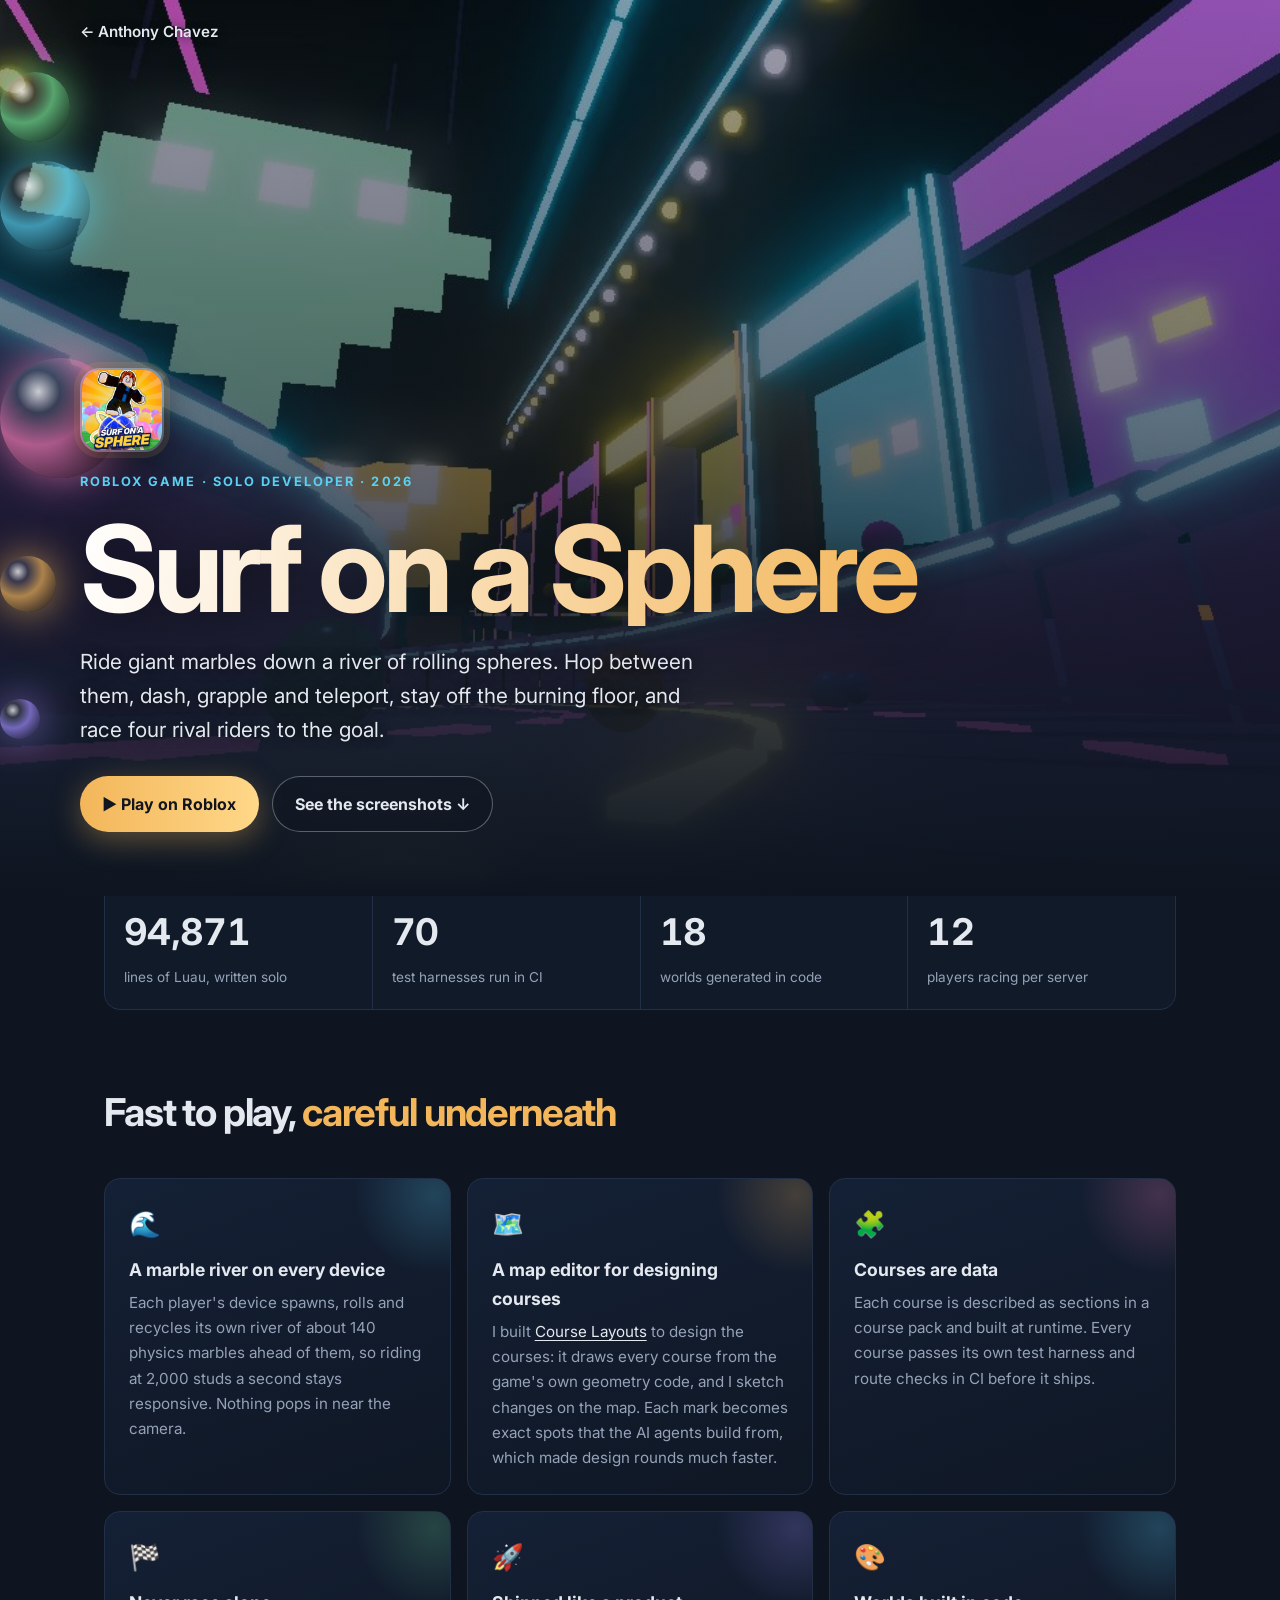
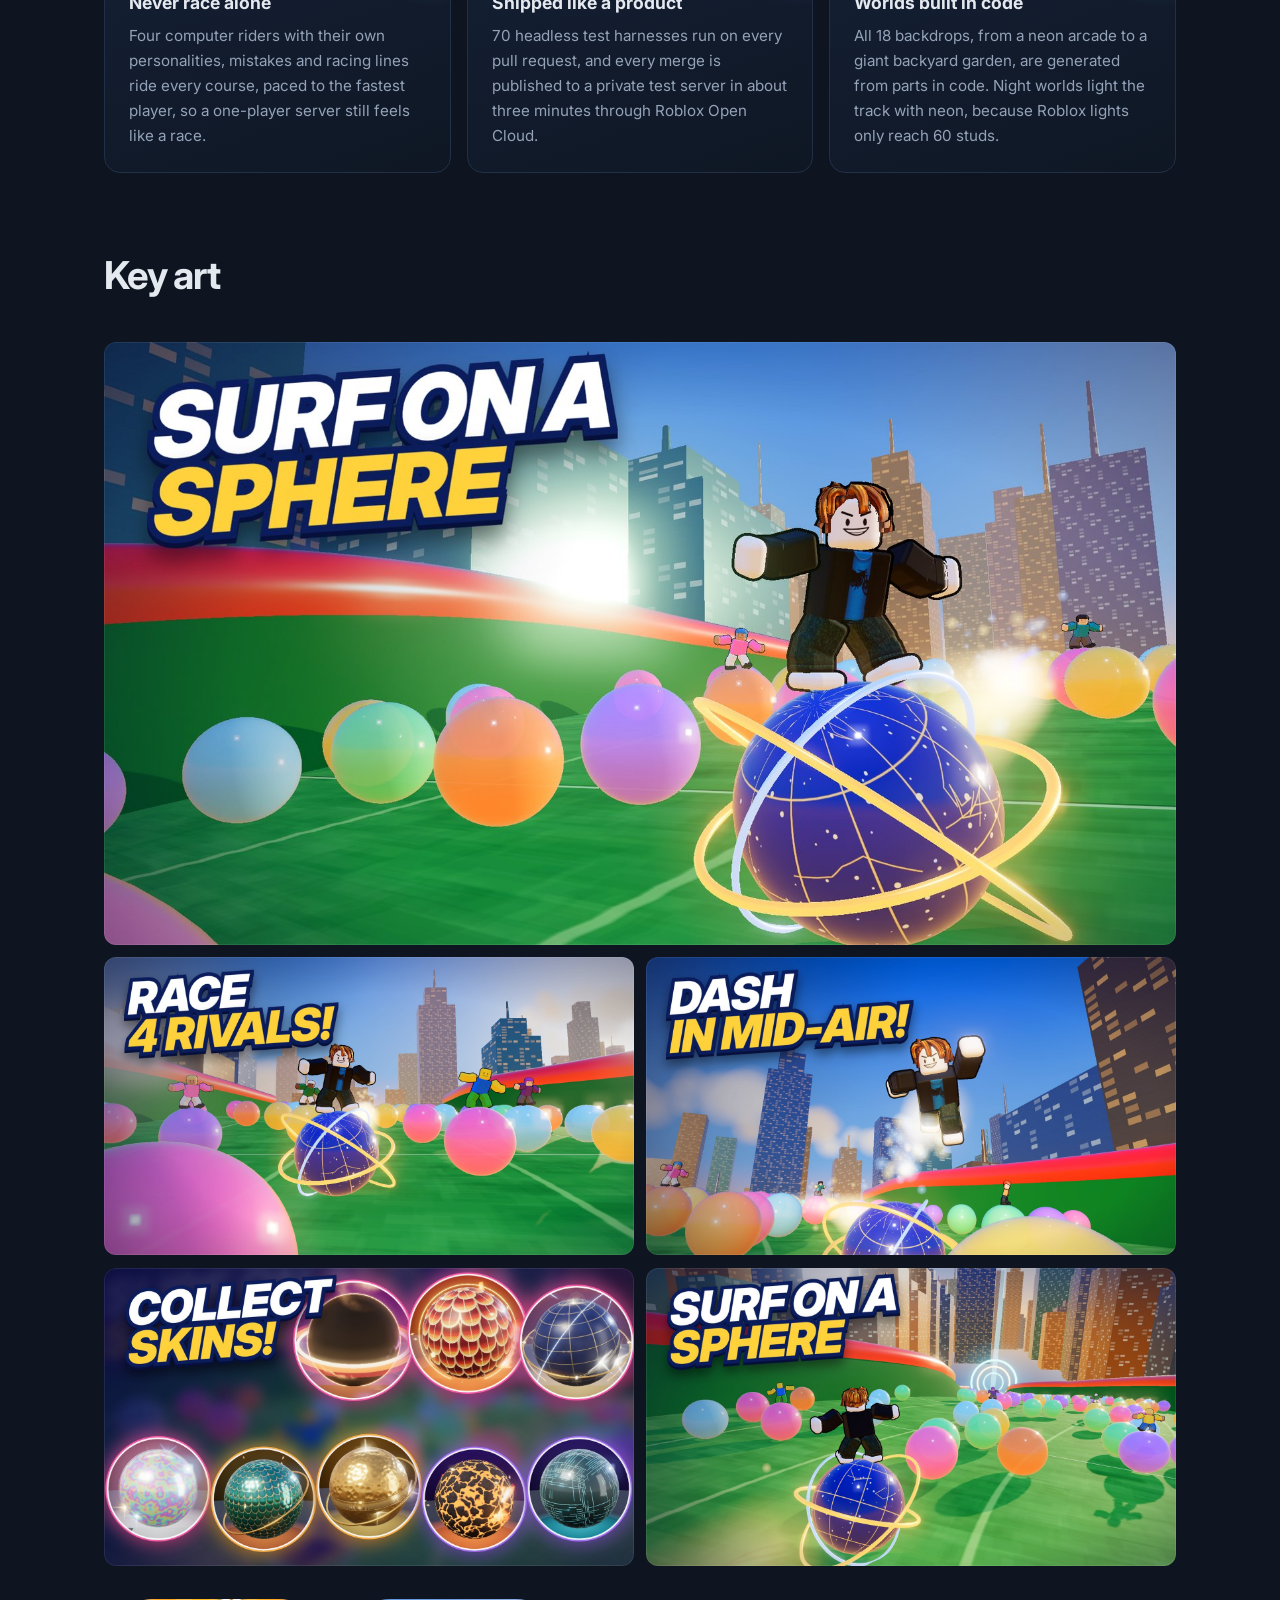
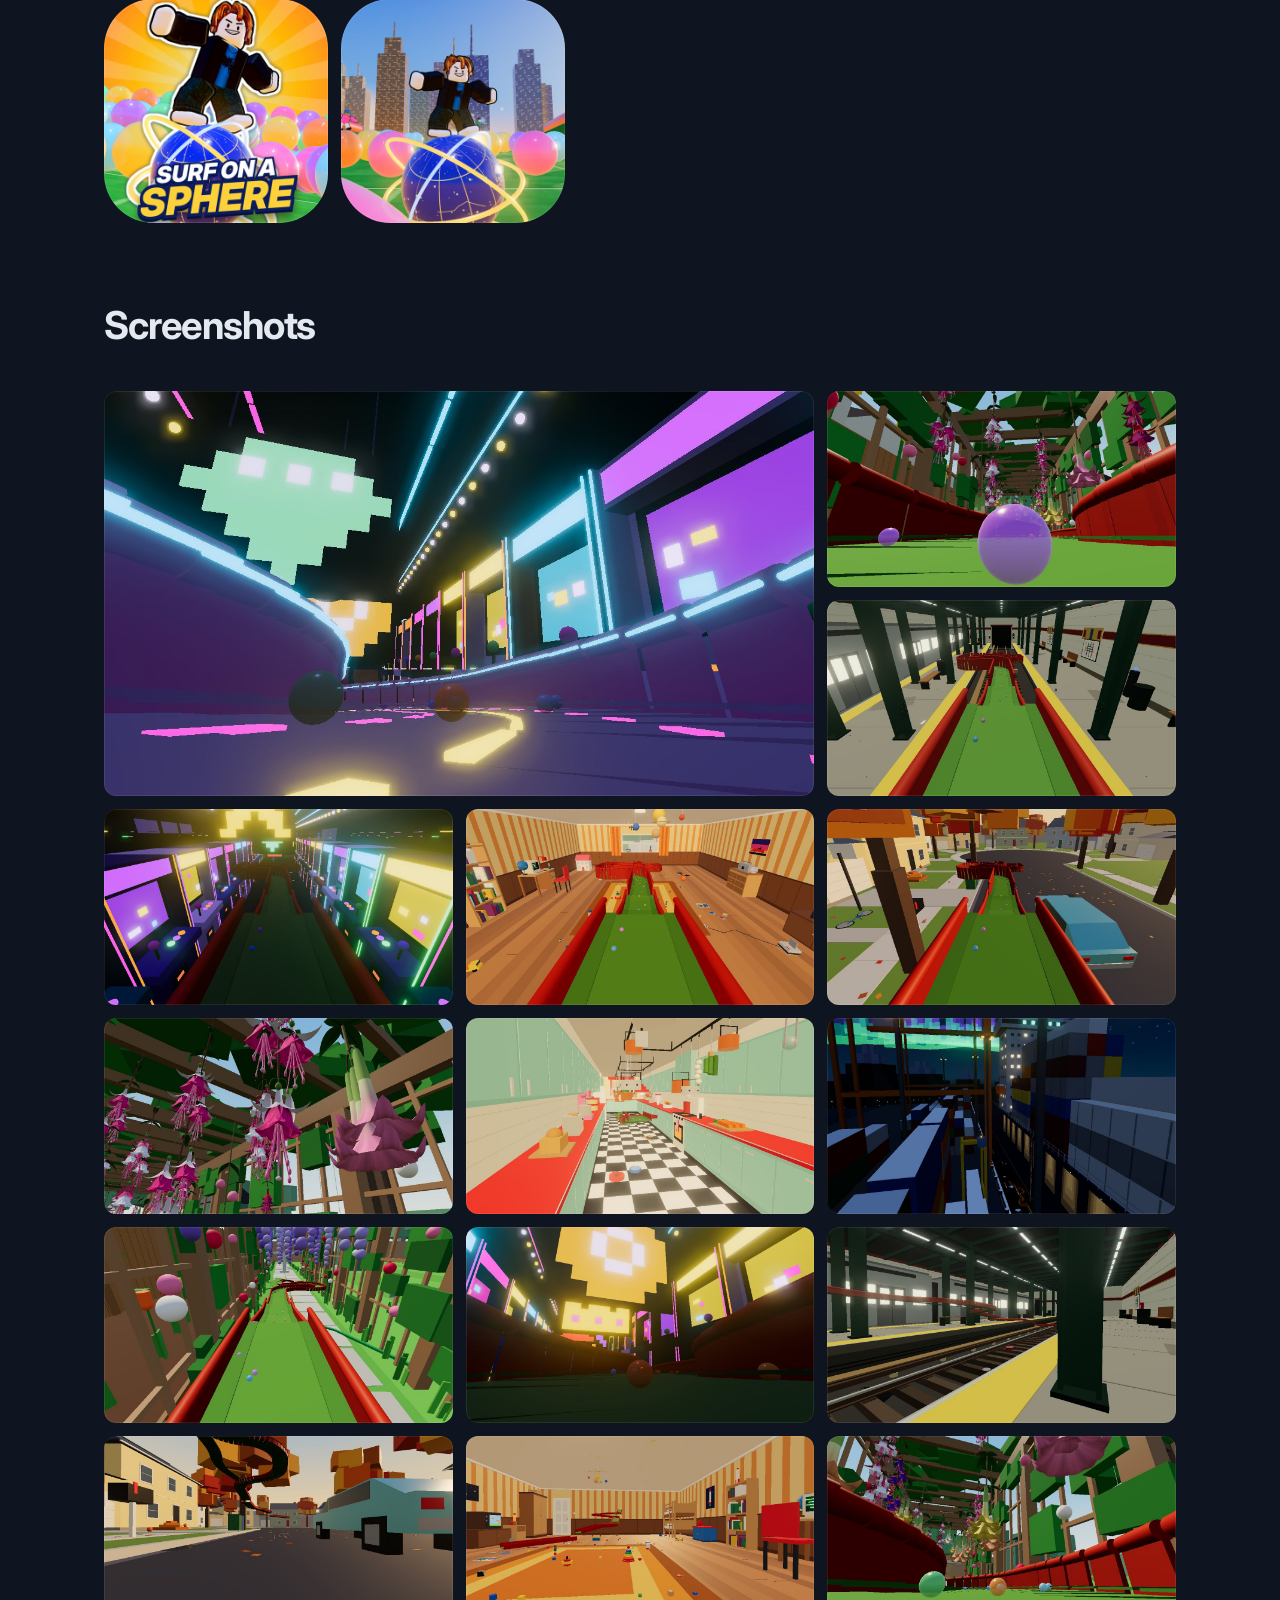
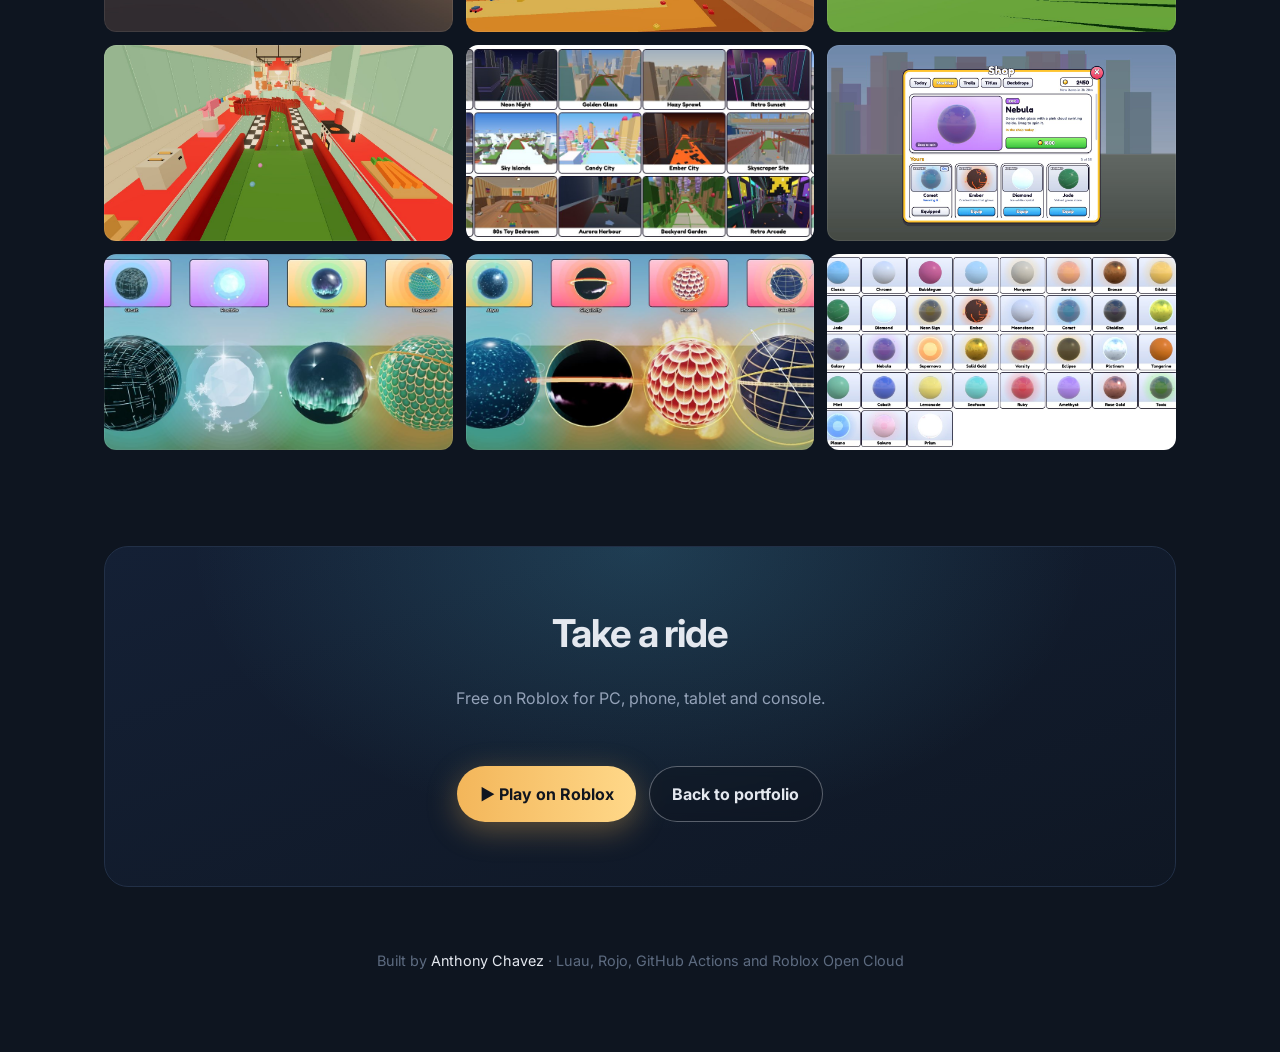
<file: surf-on-a-sphere/index.html>
<!doctype html>
<html lang="en">
<head>
<meta charset="utf-8">
<meta name="viewport" content="width=device-width, initial-scale=1, viewport-fit=cover">
<meta name="theme-color" content="#0e1520">
<title>Surf on a Sphere · Anthony Chavez</title>
<meta name="description" content="Surf on a Sphere, a Roblox marble-racing platformer built solo by Anthony Chavez.">
<link rel="stylesheet" href="https://fonts.googleapis.com/css2?family=Inter:wght@400;500;600;700&display=swap">
<link rel="stylesheet" href="../style.css">
</head>
<body>
<div class="spot" aria-hidden="true"></div>
<button class="menu-btn" type="button" aria-label="Open menu" aria-expanded="false" aria-controls="mnav"><i></i><i></i><i></i></button>
<nav class="mnav" id="mnav" aria-label="Menu"><a href="../#about"><small>01</small>About</a><a href="../#experience"><small>02</small>Experience</a><a href="../#projects"><small>03</small>Projects</a><a href="../#education"><small>04</small>Education</a><a href="../resume/Anthony_Chavez_Resume.pdf" target="_blank" rel="noopener"><small>05</small>Resume ↗</a>
  <div class="social"><a href="https://github.com/ant-codez" target="_blank" rel="noopener" aria-label="GitHub"><svg viewBox="0 0 16 16" fill="currentColor" aria-hidden="true"><path d="M8 0C3.58 0 0 3.58 0 8c0 3.54 2.29 6.53 5.47 7.59.4.07.55-.17.55-.38 0-.19-.01-.82-.01-1.49-2.01.37-2.53-.49-2.69-.94-.09-.23-.48-.94-.82-1.13-.28-.15-.68-.52-.01-.53.63-.01 1.08.58 1.23.82.72 1.21 1.87.87 2.33.66.07-.52.28-.87.51-1.07-1.78-.2-3.64-.89-3.64-3.95 0-.87.31-1.59.82-2.15-.08-.2-.36-1.02.08-2.12 0 0 .67-.21 2.2.82.64-.18 1.32-.27 2-.27.68 0 1.36.09 2 .27 1.53-1.04 2.2-.82 2.2-.82.44 1.1.16 1.92.08 2.12.51.56.82 1.27.82 2.15 0 3.07-1.87 3.75-3.65 3.95.29.25.54.73.54 1.48 0 1.07-.01 1.93-.01 2.2 0 .21.15.46.55.38A8.013 8.013 0 0016 8c0-4.42-3.58-8-8-8z"/></svg></a><a href="https://www.linkedin.com/in/anthony-chavezdev" target="_blank" rel="noopener" aria-label="LinkedIn"><svg viewBox="0 0 24 24" fill="currentColor" aria-hidden="true"><path d="M20.45 20.45h-3.55v-5.57c0-1.33-.02-3.04-1.85-3.04-1.85 0-2.14 1.45-2.14 2.94v5.67H9.35V9h3.41v1.56h.05c.48-.9 1.64-1.85 3.37-1.85 3.6 0 4.27 2.37 4.27 5.46v6.28zM5.34 7.43a2.06 2.06 0 110-4.12 2.06 2.06 0 010 4.12zM7.12 20.45H3.56V9h3.56v11.45zM22.22 0H1.77C.79 0 0 .77 0 1.73v20.54C0 23.23.79 24 1.77 24h20.45c.98 0 1.78-.77 1.78-1.73V1.73C24 .77 23.2 0 22.22 0z"/></svg></a><a href="mailto:anthonychavez1337@gmail.com" aria-label="Email"><svg viewBox="0 0 24 24" fill="none" stroke="currentColor" stroke-width="1.8" stroke-linecap="round" stroke-linejoin="round" aria-hidden="true"><rect x="2.5" y="4.5" width="19" height="15" rx="2"/><path d="M3 6l9 7 9-7"/></svg></a><a href="../resume/Anthony_Chavez_Resume.pdf" target="_blank" rel="noopener" aria-label="Resume (PDF)"><svg viewBox="0 0 24 24" fill="none" stroke="currentColor" stroke-width="1.8" stroke-linecap="round" stroke-linejoin="round" aria-hidden="true"><path d="M14 2H6a2 2 0 00-2 2v16a2 2 0 002 2h12a2 2 0 002-2V8z"/><path d="M14 2v6h6M8 13h8M8 17h6"/></svg></a></div>
</nav>
<div class="sos">
  <div class="top"><a href="../index.html#projects">← Anthony Chavez</a></div>
  <header class="hero">
    <div class="bg" style="background-image:url('shots/01.jpg')" aria-hidden="true"></div>
    <div class="orbs" aria-hidden="true"><span style="--c:rgba(90,209,243,.8);width:90px;height:90px;top:18%;--y0:0px;--y1:60px;--d:14s;animation-delay:-3s"></span><span style="--c:rgba(243,182,90,.8);width:56px;height:56px;top:62%;--y0:0px;--y1:-40px;--d:11s;animation-delay:-7s"></span><span style="--c:rgba(243,122,180,.8);width:120px;height:120px;top:40%;--y0:20px;--y1:-30px;--d:19s;animation-delay:-12s"></span><span style="--c:rgba(160,140,255,.8);width:40px;height:40px;top:78%;--y0:0px;--y1:20px;--d:9s;animation-delay:-2s"></span><span style="--c:rgba(120,230,150,.8);width:70px;height:70px;top:8%;--y0:10px;--y1:50px;--d:16s;animation-delay:-9s"></span></div>
    <div class="inner">
      <img class="appicon" src="art/icon.jpg" alt="Surf on a Sphere icon" width="96" height="96">
      <p class="kicker">Roblox game · Solo developer · 2026</p>
      <h1>Surf on a Sphere</h1>
      <p class="lead">Ride giant marbles down a river of rolling spheres. Hop between them, dash, grapple and teleport, stay off the burning floor, and race four rival riders to the goal.</p>
      <div class="ctas"><a class="btn primary" href="https://www.roblox.com/games/78065401856956/Surf-on-a-Sphere" target="_blank" rel="noopener">▶ Play on Roblox</a><a class="btn ghost" href="#gallery">See the screenshots ↓</a></div>
    </div>
  </header>

  <div class="wrap">
    <div class="stats reveal">
      <div><b data-count="95000">95,000</b><span>lines of Luau, written solo</span></div>
      <div><b data-count="70">70</b><span>test harnesses run in CI</span></div>
      <div><b data-count="18">18</b><span>worlds generated in code</span></div>
      <div><b data-count="12">12</b><span>players racing per server</span></div>
    </div>

    <section class="block" aria-labelledby="how">
      <h2 id="how" class="reveal">Fast to play, <em>careful underneath</em></h2>
      <div class="features">
<article class="feat reveal" style="--c:rgba(90, 209, 243, .22);transition-delay:0ms"><span class="ico" aria-hidden="true">🌊</span><h3>A marble river on every device</h3><p>Each player's device spawns, rolls and recycles its own river of about 140 physics marbles ahead of them, so riding at 2,000 studs a second stays responsive. Nothing pops in near the camera.</p></article>
<article class="feat reveal" style="--c:rgba(243, 182, 90, .22);transition-delay:80ms"><span class="ico" aria-hidden="true">🗺️</span><h3>A map editor for designing courses</h3><p>I built <a href="../course-layouts/index.html">Course Layouts</a> to design the courses: it draws every course from the game's own geometry code, and I sketch changes on the map. Each mark becomes exact spots that the AI agents build from, which made design rounds much faster.</p></article>
<article class="feat reveal" style="--c:rgba(243, 122, 180, .22);transition-delay:160ms"><span class="ico" aria-hidden="true">🧩</span><h3>Courses are data</h3><p>Each course is described as sections in a course pack and built at runtime. Every course passes its own test harness and route checks in CI before it ships.</p></article>
<article class="feat reveal" style="--c:rgba(120, 230, 150, .2);transition-delay:0ms"><span class="ico" aria-hidden="true">🏁</span><h3>Never race alone</h3><p>Four computer riders with their own personalities, mistakes and racing lines ride every course, paced to the fastest player, so a one-player server still feels like a race.</p></article>
<article class="feat reveal" style="--c:rgba(160, 140, 255, .22);transition-delay:80ms"><span class="ico" aria-hidden="true">🚀</span><h3>Shipped like a product</h3><p>70 headless test harnesses run on every pull request, and every merge is published to a private test server in about three minutes through Roblox Open Cloud.</p></article>
<article class="feat reveal" style="--c:rgba(90, 209, 243, .22);transition-delay:160ms"><span class="ico" aria-hidden="true">🎨</span><h3>Worlds built in code</h3><p>All 18 backdrops, from a neon arcade to a giant backyard garden, are generated from parts in code. Night worlds light the track with neon, because Roblox lights only reach 60 studs.</p></article>
      </div>
    </section>

    <section class="block" id="art" aria-labelledby="arth">
      <h2 id="arth" class="reveal">Key art</h2>
      <div class="art">
<button class="shot reveal" type="button" data-full="art/art-1.jpg" data-cap="Thumbnail: Surf on a Sphere" aria-label="Open image: Thumbnail: Surf on a Sphere" style="transition-delay:0ms"><img src="art/art-1.jpg" alt="Thumbnail: Surf on a Sphere" loading="lazy" decoding="async" width="1600" height="900"><figcaption>Thumbnail: Surf on a Sphere</figcaption></button>
<button class="shot reveal" type="button" data-full="art/art-2.jpg" data-cap="Store thumbnail: race 4 rivals" aria-label="Open image: Store thumbnail: race 4 rivals" style="transition-delay:70ms"><img src="art/art-2.jpg" alt="Store thumbnail: race 4 rivals" loading="lazy" decoding="async" width="1600" height="900"><figcaption>Store thumbnail: race 4 rivals</figcaption></button>
<button class="shot reveal" type="button" data-full="art/art-3.jpg" data-cap="Thumbnail: dash in mid-air" aria-label="Open image: Thumbnail: dash in mid-air" style="transition-delay:140ms"><img src="art/art-3.jpg" alt="Thumbnail: dash in mid-air" loading="lazy" decoding="async" width="1600" height="900"><figcaption>Thumbnail: dash in mid-air</figcaption></button>
<button class="shot reveal" type="button" data-full="art/art-4.jpg" data-cap="Store thumbnail: collect skins" aria-label="Open image: Store thumbnail: collect skins" style="transition-delay:0ms"><img src="art/art-4.jpg" alt="Store thumbnail: collect skins" loading="lazy" decoding="async" width="1600" height="900"><figcaption>Store thumbnail: collect skins</figcaption></button>
<button class="shot reveal" type="button" data-full="art/art-5.jpg" data-cap="Thumbnail: riding through the city" aria-label="Open image: Thumbnail: riding through the city" style="transition-delay:70ms"><img src="art/art-5.jpg" alt="Thumbnail: riding through the city" loading="lazy" decoding="async" width="1600" height="900"><figcaption>Thumbnail: riding through the city</figcaption></button>
      </div>
      <div class="icons">
<button class="shot icon reveal" type="button" data-full="art/icon.jpg" data-cap="Game icon" aria-label="Open image: Game icon" style="transition-delay:0ms"><img src="art/icon.jpg" alt="Game icon" loading="lazy" decoding="async" width="512" height="512"><figcaption>Game icon</figcaption></button>
<button class="shot icon reveal" type="button" data-full="art/icon-alt.jpg" data-cap="Game icon, alternate" aria-label="Open image: Game icon, alternate" style="transition-delay:70ms"><img src="art/icon-alt.jpg" alt="Game icon, alternate" loading="lazy" decoding="async" width="512" height="512"><figcaption>Game icon, alternate</figcaption></button>
      </div>
    </section>

    <section class="block" id="gallery" aria-labelledby="gal">
      <h2 id="gal" class="reveal">Screenshots</h2>
      <div class="gallery">
<button class="shot reveal" type="button" data-full="shots/01.jpg" data-cap="Retro Arcade: riding at full speed under the neon" aria-label="Open screenshot: Retro Arcade: riding at full speed under the neon" style="transition-delay:0ms"><img src="shots/01.jpg" alt="Retro Arcade: riding at full speed under the neon" loading="eager" decoding="async" width="1166" height="656"><figcaption>Retro Arcade: riding at full speed under the neon</figcaption></button>
<button class="shot reveal" type="button" data-full="shots/02.jpg" data-cap="Backyard Garden: marble-sized among the flowers" aria-label="Open screenshot: Backyard Garden: marble-sized among the flowers" style="transition-delay:70ms"><img src="shots/02.jpg" alt="Backyard Garden: marble-sized among the flowers" loading="eager" decoding="async" width="1166" height="656"><figcaption>Backyard Garden: marble-sized among the flowers</figcaption></button>
<button class="shot reveal" type="button" data-full="shots/03.jpg" data-cap="Subway Station, seen from the sky deck" aria-label="Open screenshot: Subway Station, seen from the sky deck" style="transition-delay:140ms"><img src="shots/03.jpg" alt="Subway Station, seen from the sky deck" loading="eager" decoding="async" width="1166" height="656"><figcaption>Subway Station, seen from the sky deck</figcaption></button>
<button class="shot reveal" type="button" data-full="shots/04.jpg" data-cap="Retro Arcade, seen from the sky deck" aria-label="Open screenshot: Retro Arcade, seen from the sky deck" style="transition-delay:0ms"><img src="shots/04.jpg" alt="Retro Arcade, seen from the sky deck" loading="lazy" decoding="async" width="1166" height="656"><figcaption>Retro Arcade, seen from the sky deck</figcaption></button>
<button class="shot reveal" type="button" data-full="shots/05.jpg" data-cap="80s Toy Bedroom" aria-label="Open screenshot: 80s Toy Bedroom" style="transition-delay:70ms"><img src="shots/05.jpg" alt="80s Toy Bedroom" loading="lazy" decoding="async" width="1166" height="656"><figcaption>80s Toy Bedroom</figcaption></button>
<button class="shot reveal" type="button" data-full="shots/06.jpg" data-cap="Cul-de-sac" aria-label="Open screenshot: Cul-de-sac" style="transition-delay:140ms"><img src="shots/06.jpg" alt="Cul-de-sac" loading="lazy" decoding="async" width="1166" height="656"><figcaption>Cul-de-sac</figcaption></button>
<button class="shot reveal" type="button" data-full="shots/07.jpg" data-cap="Backyard Garden: fuchsias over the track" aria-label="Open screenshot: Backyard Garden: fuchsias over the track" style="transition-delay:0ms"><img src="shots/07.jpg" alt="Backyard Garden: fuchsias over the track" loading="lazy" decoding="async" width="1166" height="656"><figcaption>Backyard Garden: fuchsias over the track</figcaption></button>
<button class="shot reveal" type="button" data-full="shots/08.jpg" data-cap="Diner Kitchen" aria-label="Open screenshot: Diner Kitchen" style="transition-delay:70ms"><img src="shots/08.jpg" alt="Diner Kitchen" loading="lazy" decoding="async" width="1166" height="656"><figcaption>Diner Kitchen</figcaption></button>
<button class="shot reveal" type="button" data-full="shots/09.jpg" data-cap="Aurora Harbour at night" aria-label="Open screenshot: Aurora Harbour at night" style="transition-delay:140ms"><img src="shots/09.jpg" alt="Aurora Harbour at night" loading="lazy" decoding="async" width="1166" height="656"><figcaption>Aurora Harbour at night</figcaption></button>
<button class="shot reveal" type="button" data-full="shots/10.jpg" data-cap="Backyard Garden, seen from the sky deck" aria-label="Open screenshot: Backyard Garden, seen from the sky deck" style="transition-delay:0ms"><img src="shots/10.jpg" alt="Backyard Garden, seen from the sky deck" loading="lazy" decoding="async" width="1166" height="656"><figcaption>Backyard Garden, seen from the sky deck</figcaption></button>
<button class="shot reveal" type="button" data-full="shots/11.jpg" data-cap="Retro Arcade: pixel art overhead" aria-label="Open screenshot: Retro Arcade: pixel art overhead" style="transition-delay:70ms"><img src="shots/11.jpg" alt="Retro Arcade: pixel art overhead" loading="lazy" decoding="async" width="1166" height="656"><figcaption>Retro Arcade: pixel art overhead</figcaption></button>
<button class="shot reveal" type="button" data-full="shots/12.jpg" data-cap="Subway Station: down on the platform" aria-label="Open screenshot: Subway Station: down on the platform" style="transition-delay:140ms"><img src="shots/12.jpg" alt="Subway Station: down on the platform" loading="lazy" decoding="async" width="1166" height="656"><figcaption>Subway Station: down on the platform</figcaption></button>
<button class="shot reveal" type="button" data-full="shots/13.jpg" data-cap="Cul-de-sac: down in the gutter" aria-label="Open screenshot: Cul-de-sac: down in the gutter" style="transition-delay:0ms"><img src="shots/13.jpg" alt="Cul-de-sac: down in the gutter" loading="lazy" decoding="async" width="1166" height="656"><figcaption>Cul-de-sac: down in the gutter</figcaption></button>
<button class="shot reveal" type="button" data-full="shots/14.jpg" data-cap="80s Toy Bedroom: looking back up the room" aria-label="Open screenshot: 80s Toy Bedroom: looking back up the room" style="transition-delay:70ms"><img src="shots/14.jpg" alt="80s Toy Bedroom: looking back up the room" loading="lazy" decoding="async" width="1166" height="656"><figcaption>80s Toy Bedroom: looking back up the room</figcaption></button>
<button class="shot reveal" type="button" data-full="shots/15.jpg" data-cap="Backyard Garden: looking up through the pergola" aria-label="Open screenshot: Backyard Garden: looking up through the pergola" style="transition-delay:140ms"><img src="shots/15.jpg" alt="Backyard Garden: looking up through the pergola" loading="lazy" decoding="async" width="1166" height="656"><figcaption>Backyard Garden: looking up through the pergola</figcaption></button>
<button class="shot reveal" type="button" data-full="shots/16.jpg" data-cap="Diner Kitchen, seen from the sky deck" aria-label="Open screenshot: Diner Kitchen, seen from the sky deck" style="transition-delay:0ms"><img src="shots/16.jpg" alt="Diner Kitchen, seen from the sky deck" loading="lazy" decoding="async" width="1166" height="656"><figcaption>Diner Kitchen, seen from the sky deck</figcaption></button>
<button class="shot reveal" type="button" data-full="shots/17.jpg" data-cap="The 18 backdrops, all built from parts in code" aria-label="Open screenshot: The 18 backdrops, all built from parts in code" style="transition-delay:70ms"><img src="shots/17.jpg" alt="The 18 backdrops, all built from parts in code" loading="lazy" decoding="async" width="1166" height="656"><figcaption>The 18 backdrops, all built from parts in code</figcaption></button>
<button class="shot reveal" type="button" data-full="shots/18.jpg" data-cap="The daily shop" aria-label="Open screenshot: The daily shop" style="transition-delay:140ms"><img src="shots/18.jpg" alt="The daily shop" loading="lazy" decoding="async" width="1166" height="656"><figcaption>The daily shop</figcaption></button>
<button class="shot reveal" type="button" data-full="shots/19.jpg" data-cap="Marble skins" aria-label="Open screenshot: Marble skins" style="transition-delay:0ms"><img src="shots/19.jpg" alt="Marble skins" loading="lazy" decoding="async" width="1166" height="656"><figcaption>Marble skins</figcaption></button>
<button class="shot reveal" type="button" data-full="shots/20.jpg" data-cap="More marble skins" aria-label="Open screenshot: More marble skins" style="transition-delay:70ms"><img src="shots/20.jpg" alt="More marble skins" loading="lazy" decoding="async" width="1166" height="656"><figcaption>More marble skins</figcaption></button>
<button class="shot reveal" type="button" data-full="shots/21.jpg" data-cap="The marble skin collection" aria-label="Open screenshot: The marble skin collection" style="transition-delay:140ms"><img src="shots/21.jpg" alt="The marble skin collection" loading="lazy" decoding="async" width="1166" height="656"><figcaption>The marble skin collection</figcaption></button>
      </div>
    </section>

    <section class="closing reveal" aria-labelledby="cta">
      <h2 id="cta">Take a ride</h2>
      <p>Free on Roblox for PC, phone, tablet and console.</p>
      <div class="ctas"><a class="btn primary" href="https://www.roblox.com/games/78065401856956/Surf-on-a-Sphere" target="_blank" rel="noopener">▶ Play on Roblox</a><a class="btn ghost" href="../index.html#projects">Back to portfolio</a></div>
    </section>
    <p class="sos-foot">Built by <a href="../index.html">Anthony Chavez</a> · Luau, Rojo, GitHub Actions and Roblox Open Cloud</p>
  </div>
</div>
<div class="lightbox" role="dialog" aria-modal="true" aria-label="Screenshot viewer" aria-hidden="true">
  <button class="lb-btn lb-close" type="button" aria-label="Close">✕</button>
  <button class="lb-btn lb-prev" type="button" aria-label="Previous screenshot">‹</button>
  <figure><img alt=""><figcaption></figcaption></figure>
  <button class="lb-btn lb-next" type="button" aria-label="Next screenshot">›</button>
</div>
<script>
(function () {
  var reduce = matchMedia('(prefers-reduced-motion: reduce)').matches;
  var spot = document.querySelector('.spot');
  if (spot && !reduce) {
    addEventListener('pointermove', function (e) {
      spot.style.setProperty('--x', e.clientX + 'px');
      spot.style.setProperty('--y', e.clientY + 'px');
    }, { passive: true });
  }

  // Mobile menu
  var btn = document.querySelector('.menu-btn'), mnav = document.getElementById('mnav');
  function setMenu(open) {
    if (!btn) return;
    btn.setAttribute('aria-expanded', open ? 'true' : 'false');
    btn.setAttribute('aria-label', open ? 'Close menu' : 'Open menu');
    mnav.classList.toggle('open', open);
    document.body.classList.toggle('menu-open', open);
    if (open) { var f = mnav.querySelector('a'); if (f) f.focus({ preventScroll: true }); }
  }
  if (btn) {
    btn.addEventListener('click', function () { setMenu(btn.getAttribute('aria-expanded') !== 'true'); });
    mnav.addEventListener('click', function (e) { if (e.target.closest('a')) setMenu(false); });
    addEventListener('keydown', function (e) { if (e.key === 'Escape' && mnav.classList.contains('open')) { setMenu(false); btn.focus(); } });
    matchMedia('(min-width: 1024px)').addEventListener('change', function (m) { if (m.matches) setMenu(false); });
  }

  // Sidebar: highlight the section in view
  var links = document.querySelectorAll('nav.sections a');
  if (links.length && 'IntersectionObserver' in window) {
    var byId = {};
    links.forEach(function (a) { byId[a.getAttribute('href').slice(1)] = a; });
    var io = new IntersectionObserver(function (entries) {
      entries.forEach(function (en) {
        if (en.isIntersecting) {
          links.forEach(function (a) { a.classList.remove('on'); });
          var a = byId[en.target.id]; if (a) a.classList.add('on');
        }
      });
    }, { rootMargin: '-30% 0px -60% 0px' });
    Object.keys(byId).forEach(function (id) { var s = document.getElementById(id); if (s) io.observe(s); });
  }

  // Game page: reveal on scroll, count-up stats
  var rev = document.querySelectorAll('.reveal');
  if (rev.length) {
    if (reduce || !('IntersectionObserver' in window)) rev.forEach(function (el) { el.classList.add('in'); });
    else {
      var ro = new IntersectionObserver(function (entries) {
        entries.forEach(function (en) { if (en.isIntersecting) { en.target.classList.add('in'); ro.unobserve(en.target); } });
      }, { rootMargin: '0px 0px -8% 0px' });
      rev.forEach(function (el) { ro.observe(el); });
    }
  }
  var nums = document.querySelectorAll('[data-count]');
  if (nums.length && !reduce && 'IntersectionObserver' in window) {
    var co = new IntersectionObserver(function (entries) {
      entries.forEach(function (en) {
        if (!en.isIntersecting) return;
        co.unobserve(en.target);
        var el = en.target, to = +el.dataset.count, suf = el.dataset.suffix || '', t0 = performance.now();
        (function tick(t) {
          var k = Math.min(1, (t - t0) / 1400), v = Math.round(to * (1 - Math.pow(1 - k, 3)));
          el.textContent = v.toLocaleString('en-US') + suf;
          if (k < 1) requestAnimationFrame(tick);
        })(t0);
      });
    });
    nums.forEach(function (el) { co.observe(el); });
  }

  // Game page: lightbox
  var shots = Array.prototype.slice.call(document.querySelectorAll('.shot'));
  var lb = document.querySelector('.lightbox');
  if (shots.length && lb) {
    var img = lb.querySelector('img'), cap = lb.querySelector('figcaption'), idx = 0, last = null;
    function show(i) {
      idx = (i + shots.length) % shots.length;
      var s = shots[idx];
      img.src = s.dataset.full; img.alt = s.dataset.cap || '';
      cap.innerHTML = '';
      cap.appendChild(document.createTextNode(s.dataset.cap || ''));
      var n = document.createElement('span'); n.textContent = (idx + 1) + ' / ' + shots.length; cap.appendChild(n);
    }
    function open(i) { last = document.activeElement; show(i); lb.classList.add('open'); lb.setAttribute('aria-hidden', 'false'); document.body.classList.add('menu-open'); lb.querySelector('.lb-close').focus(); }
    function close() { lb.classList.remove('open'); lb.setAttribute('aria-hidden', 'true'); document.body.classList.remove('menu-open'); if (last) last.focus(); }
    shots.forEach(function (s, i) { s.addEventListener('click', function () { open(i); }); });
    lb.querySelector('.lb-close').addEventListener('click', close);
    lb.querySelector('.lb-prev').addEventListener('click', function () { show(idx - 1); });
    lb.querySelector('.lb-next').addEventListener('click', function () { show(idx + 1); });
    lb.addEventListener('click', function (e) { if (e.target === lb) close(); });
    addEventListener('keydown', function (e) {
      if (!lb.classList.contains('open')) return;
      if (e.key === 'Escape') close();
      else if (e.key === 'ArrowLeft') show(idx - 1);
      else if (e.key === 'ArrowRight') show(idx + 1);
    });
    var x0 = null;
    lb.addEventListener('touchstart', function (e) { x0 = e.touches[0].clientX; }, { passive: true });
    lb.addEventListener('touchend', function (e) {
      if (x0 === null) return; var dx = e.changedTouches[0].clientX - x0; x0 = null;
      if (Math.abs(dx) > 50) show(idx + (dx < 0 ? 1 : -1));
    });
  }
})();
</script>
</body>
</html>
</file>
<file: style.css>
/* Layout: two columns on desktop. The left column (name, role, section nav, social links) stays pinned while the right column scrolls.
   One column on phones. Deliberately single-theme (dark), so colors are set explicitly. */
:root {
  --bg: #0e1520; --bg-hi: #17243a; --fg: #e4e8ef; --text: #94a2b8; --dim: #5d6b80; --line: #223047;
  --accent: #f3b65a; --accent-bg: rgba(243, 182, 90, .1); --card-hover: rgba(148, 162, 184, .06);
  --sans: "Inter", system-ui, -apple-system, "Segoe UI", sans-serif;
  color-scheme: dark;
}
* { box-sizing: border-box; }
html { scroll-behavior: smooth; -webkit-text-size-adjust: 100%; }
@media (prefers-reduced-motion: reduce) { html { scroll-behavior: auto; } }
body { margin: 0; background: var(--bg); color: var(--text); font-family: var(--sans); font-size: 16px; line-height: 1.65; -webkit-font-smoothing: antialiased; }
body::selection, ::selection { background: var(--accent); color: var(--bg); }
.spot { pointer-events: none; position: fixed; inset: 0; z-index: 0; background: radial-gradient(600px at var(--x, 50%) var(--y, -10%), rgba(60, 90, 150, .16), transparent 80%); }
a { color: var(--fg); text-decoration: none; }
a:hover { color: var(--accent); }
:focus-visible { outline: 2px solid var(--accent); outline-offset: 3px; border-radius: 4px; }
.page { position: relative; z-index: 1; max-width: 80rem; margin: 0 auto;
  padding-left: max(24px, env(safe-area-inset-left, 0px)); padding-right: max(24px, env(safe-area-inset-right, 0px)); }
.layout { display: grid; grid-template-columns: 1fr; gap: 1rem; }
header.side { padding-block: 3.5rem 1rem; display: grid; gap: 1rem; align-content: start; }
h1 { margin: 0; color: var(--fg); font-size: clamp(2.4rem, 6vw, 3rem); font-weight: 700; letter-spacing: -0.025em; line-height: 1.1; }
.role { margin: 0; color: var(--fg); font-size: 1.2rem; font-weight: 500; }
.tag { margin: 0; max-width: 20rem; }
nav.sections { display: none; }
.social { display: flex; gap: 1.25rem; align-items: center; margin-top: .5rem; }
.social a { color: var(--text); display: inline-flex; }
.social a:hover { color: var(--fg); }
.social svg { width: 22px; height: 22px; }
main { padding-block: 1rem 5rem; display: grid; gap: 5rem; }
section { display: grid; gap: 1.25rem; scroll-margin-top: 1.5rem; }
.sticky-h { margin: 0; padding: 0; color: var(--fg); font-size: .8rem; font-weight: 700; letter-spacing: .12em; text-transform: uppercase; }
.about p { margin: 0 0 1rem; }
.about b, .about a { color: var(--fg); font-weight: 500; }
.about a:hover { color: var(--accent); }
.email { color: var(--fg); user-select: all; }

ol.list { list-style: none; margin: 0; padding: 0; display: grid; gap: 1rem; }
.item { position: relative; display: grid; grid-template-columns: 1fr; gap: .4rem 1.5rem; padding: 1rem; margin: 0 -1rem; border-radius: 8px; transition: background-color .15s; }
.item:hover { background: var(--card-hover); box-shadow: inset 0 1px 0 rgba(148, 163, 184, .08); }
.item .when { font-size: .75rem; font-weight: 600; letter-spacing: .06em; text-transform: uppercase; color: var(--dim); padding-top: .25rem; font-variant-numeric: tabular-nums; }
.item h3 { margin: 0; font-size: 1rem; font-weight: 500; color: var(--fg); line-height: 1.4; }
.item h3 a::after { content: ""; position: absolute; inset: 0; border-radius: 8px; }
.item h3 .arrow { display: inline-block; transition: transform .15s; margin-left: .2rem; }
.item:hover h3, .item:hover h3 a { color: var(--accent); }
.item:hover h3 .arrow { transform: translate(2px, -2px); }
.item p { margin: 0; font-size: .92rem; }
.item p a { text-decoration: underline; text-decoration-color: var(--dim); text-underline-offset: 3px; position: relative; z-index: 1; }
.item .sub { color: var(--dim); font-size: .9rem; }
.pills { display: flex; flex-wrap: wrap; gap: .4rem; margin-top: .3rem; }
.pills span { font-size: .75rem; font-weight: 500; color: var(--accent); background: var(--accent-bg); padding: .2rem .7rem; border-radius: 999px; }
.more { font-weight: 600; color: var(--fg); display: inline-flex; gap: .3rem; }
.more:hover { color: var(--accent); }
.nolink { color: var(--dim); font-size: .8rem; font-weight: 400; margin-left: .4rem; }
footer { color: var(--dim); font-size: .85rem; max-width: 28rem; }
footer a { color: var(--text); }

@media (min-width: 1024px) {
  .layout { grid-template-columns: minmax(0, 1fr) minmax(0, 1.15fr); gap: 4rem; }
  header.side { position: sticky; top: 0; height: 100vh; padding-block: 6rem; display: flex; flex-direction: column; }
  header.side .grow { flex: 1; }
  nav.sections { display: grid; gap: .25rem; margin-top: 4rem; }
  nav.sections a { display: flex; align-items: center; gap: 1rem; padding: .55rem 0; font-size: .75rem; font-weight: 700; letter-spacing: .12em; text-transform: uppercase; color: var(--dim); }
  nav.sections a::before { content: ""; width: 2rem; height: 1px; background: var(--dim); transition: width .15s, background-color .15s; }
  nav.sections a:hover, nav.sections a.on { color: var(--fg); }
  nav.sections a:hover::before, nav.sections a.on::before { width: 4rem; background: var(--fg); }
  main { padding-block: 6rem; gap: 6rem; }
  .sticky-h { position: absolute; width: 1px; height: 1px; overflow: hidden; clip: rect(0 0 0 0); }
  #projects .sticky-h { position: static; width: auto; height: auto; overflow: visible; clip: auto; margin: 0 0 1.25rem; color: var(--text); font-size: .95rem; font-weight: 500; letter-spacing: 0; text-transform: none; }
  .item { grid-template-columns: 8rem minmax(0, 1fr); }
  ol.list:hover .item { opacity: .55; transition: opacity .15s; }
  ol.list:hover .item:hover { opacity: 1; }
}

/* Mobile menu: a fixed hamburger button opens a full-screen list of the sections. Hidden on desktop, where the sidebar nav shows. */
.menu-btn { position: fixed; z-index: 30; top: max(12px, env(safe-area-inset-top, 0px)); right: max(16px, env(safe-area-inset-right, 0px));
  width: 46px; height: 46px; display: grid; place-items: center; padding: 0; border: 1px solid var(--line); border-radius: 12px;
  background: rgba(14, 21, 32, .82); backdrop-filter: blur(10px); -webkit-backdrop-filter: blur(10px); color: var(--fg); cursor: pointer; }
.menu-btn i { position: absolute; left: 13px; width: 20px; height: 2px; border-radius: 2px; background: currentColor; transition: transform .25s, opacity .2s; }
.menu-btn i:nth-child(1) { transform: translateY(-6px); }
.menu-btn i:nth-child(3) { transform: translateY(6px); }
.menu-btn[aria-expanded="true"] i:nth-child(1) { transform: rotate(45deg); }
.menu-btn[aria-expanded="true"] i:nth-child(2) { opacity: 0; }
.menu-btn[aria-expanded="true"] i:nth-child(3) { transform: rotate(-45deg); }
.mnav { position: fixed; inset: 0; z-index: 25; display: flex; flex-direction: column; justify-content: center; gap: .25rem;
  padding: 5rem max(28px, env(safe-area-inset-left, 0px)) 3rem; background: rgba(9, 14, 22, .97); backdrop-filter: blur(12px); -webkit-backdrop-filter: blur(12px);
  opacity: 0; visibility: hidden; transition: opacity .25s, visibility .25s; }
.mnav.open { opacity: 1; visibility: visible; }
.mnav a { display: flex; align-items: baseline; gap: 1rem; padding: .55rem 0; color: var(--fg); font-size: clamp(1.8rem, 8vw, 2.6rem); font-weight: 700; letter-spacing: -.02em;
  opacity: 0; transform: translateY(14px); transition: opacity .3s, transform .3s, color .15s; }
.mnav a small { color: var(--accent); font-size: .85rem; font-weight: 600; font-variant-numeric: tabular-nums; }
.mnav a:hover { color: var(--accent); }
.mnav.open a { opacity: 1; transform: none; }
.mnav.open a:nth-child(2) { transition-delay: .04s; } .mnav.open a:nth-child(3) { transition-delay: .08s; }
.mnav.open a:nth-child(4) { transition-delay: .12s; } .mnav.open a:nth-child(5) { transition-delay: .16s; } .mnav.open a:nth-child(6) { transition-delay: .2s; }
.mnav .social { margin-top: 2rem; }
body.menu-open { overflow: hidden; }
@media (min-width: 1024px) { .menu-btn, .mnav { display: none; } }
@media (prefers-reduced-motion: reduce) { .mnav a, .menu-btn i { transition: none; } }

/* Project thumbnail (Surf on a Sphere) */
.item .thumb { display: block; width: 100%; height: auto; max-width: 12rem; aspect-ratio: 16 / 9; object-fit: cover; border-radius: 6px; border: 2px solid var(--line); margin-top: .5rem; transition: border-color .15s, transform .2s; }
.item:hover .thumb { border-color: rgba(243, 182, 90, .55); }
.item .when .thumb { margin-top: .6rem; }
.item .appicon { display: block; width: 3.5rem; height: 3.5rem; margin-top: .6rem; border-radius: 12px; transition: transform .2s; }
.item:hover .appicon { transform: rotate(-6deg) scale(1.06); }
.tetros { display: block; width: 6.5rem; height: 6.5rem; margin-top: .7rem; padding: .3rem; border-radius: 8px; background: rgba(148, 163, 184, .06); box-shadow: inset 0 0 0 1px var(--line); overflow: visible; }
.tetros g { transition: transform .3s cubic-bezier(.3, 1.6, .5, 1); transition-delay: var(--d); }
.item:hover .tetros g { transform: translateY(-.18px); }
@media (prefers-reduced-motion: reduce) { .tetros g, .item .appicon { transition: none; } .item:hover .tetros g, .item:hover .appicon { transform: none; } }
.item.feature { background: linear-gradient(120deg, rgba(90, 209, 243, .06), rgba(243, 182, 90, .06)); box-shadow: inset 0 0 0 1px rgba(148, 163, 184, .1); }
.new { display: inline-block; margin-left: .5rem; padding: .05rem .5rem; border-radius: 999px; font-size: .68rem; font-weight: 700; letter-spacing: .06em; text-transform: uppercase;
  color: var(--bg); background: linear-gradient(90deg, var(--accent), #5ad1f3); vertical-align: 2px; }

/* Surf on a Sphere page */
.sos { --sky: #5ad1f3; --pink: #f37ab4; position: relative; z-index: 1; overflow-x: clip; }
.sos .top { position: absolute; z-index: 5; top: 0; left: 0; right: 0; padding: max(18px, env(safe-area-inset-top, 0px)) max(24px, env(safe-area-inset-left, 0px)); }
.sos .top a { color: var(--fg); font-weight: 600; font-size: .95rem; text-shadow: 0 1px 8px rgba(0, 0, 0, .6); }
.sos .top a:hover { color: var(--accent); }
.hero { position: relative; min-height: min(100svh, 56rem); display: grid; align-items: end; padding: 7rem max(24px, env(safe-area-inset-left, 0px)) 4rem; isolation: isolate; overflow: hidden; }
.hero .bg { position: absolute; inset: 0; z-index: -2; background-size: cover; background-position: center; animation: kenburns 24s ease-in-out infinite alternate; }
.hero::before { content: ""; position: absolute; inset: 0; z-index: -1;
  background: linear-gradient(180deg, rgba(14, 21, 32, .35) 0%, rgba(14, 21, 32, .55) 45%, var(--bg) 100%), radial-gradient(80% 60% at 20% 100%, rgba(90, 209, 243, .25), transparent 70%); }
@keyframes kenburns { from { transform: scale(1.04) translate(0, 0); } to { transform: scale(1.16) translate(-2%, -2%); } }
.orbs { position: absolute; inset: 0; z-index: -1; pointer-events: none; overflow: hidden; }
.orbs span { position: absolute; border-radius: 50%; background: radial-gradient(circle at 32% 28%, rgba(255, 255, 255, .9), rgba(255, 255, 255, .15) 18%, var(--c) 45%, rgba(0, 0, 0, .55) 100%);
  box-shadow: 0 0 40px var(--c); opacity: .85; animation: roll var(--d) linear infinite; }
@keyframes roll { from { transform: translate(-20vw, var(--y0)) rotate(0); } to { transform: translate(120vw, var(--y1)) rotate(720deg); } }
.hero .inner { max-width: 70rem; width: 100%; margin: 0 auto; display: grid; gap: 1.2rem; }
.kicker { margin: 0; color: var(--sky); font-size: .8rem; font-weight: 700; letter-spacing: .16em; text-transform: uppercase; }
.sos h1 { font-size: clamp(3rem, 11vw, 7.5rem); line-height: .95; letter-spacing: -.045em;
  background: linear-gradient(100deg, #fff 0%, var(--accent) 30%, var(--pink) 50%, var(--sky) 70%, #fff 100%); background-size: 250% 100%;
  -webkit-background-clip: text; background-clip: text; color: transparent; animation: shine 8s linear infinite; filter: drop-shadow(0 4px 24px rgba(0, 0, 0, .45)); }
@keyframes shine { to { background-position: -250% 0; } }
.sos .lead { margin: 0; max-width: 40rem; color: var(--fg); font-size: clamp(1.05rem, 2.4vw, 1.3rem); text-shadow: 0 1px 12px rgba(0, 0, 0, .6); }
.ctas { display: flex; flex-wrap: wrap; gap: .8rem; margin-top: .6rem; }
.btn { display: inline-flex; align-items: center; gap: .5rem; padding: .85rem 1.4rem; border-radius: 999px; font-weight: 700; font-size: 1rem; transition: transform .15s, box-shadow .15s, background-color .15s; }
.btn.primary { color: #10151f; background: linear-gradient(90deg, var(--accent), #ffd889); box-shadow: 0 8px 30px rgba(243, 182, 90, .35); }
.btn.primary:hover { color: #10151f; transform: translateY(-2px); box-shadow: 0 12px 40px rgba(243, 182, 90, .5); }
.btn.ghost { color: var(--fg); border: 1px solid rgba(228, 232, 239, .35); background: rgba(14, 21, 32, .45); backdrop-filter: blur(6px); }
.btn.ghost:hover { color: var(--fg); border-color: var(--sky); transform: translateY(-2px); }
.wrap { max-width: 70rem; margin: 0 auto; padding: 0 max(24px, env(safe-area-inset-left, 0px)); }
.stats { display: grid; grid-template-columns: repeat(2, 1fr); gap: 1px; margin-top: -1rem; border-radius: 16px; overflow: hidden; background: var(--line); border: 1px solid var(--line); }
.stats div { display: grid; gap: .2rem; padding: 1.3rem 1.2rem; background: #111a28; }
.stats b { font-size: clamp(1.6rem, 4vw, 2.3rem); font-weight: 700; color: var(--fg); letter-spacing: -.02em; font-variant-numeric: tabular-nums; }
.stats span { font-size: .85rem; }
.sos h2 { margin: 0 0 1.5rem; color: var(--fg); font-size: clamp(1.6rem, 4vw, 2.4rem); letter-spacing: -.03em; line-height: 1.15; }
.sos h2 em { font-style: normal; color: var(--accent); }
.block { padding-block: 5rem 0; }
.features { display: grid; gap: 1rem; }
.feat { position: relative; padding: 1.5rem; border-radius: 16px; background: linear-gradient(160deg, #142035, #0f1724); border: 1px solid var(--line); overflow: hidden; transition: transform .2s, border-color .2s; }
.feat::after { content: ""; position: absolute; width: 10rem; height: 10rem; right: -4rem; top: -4rem; border-radius: 50%; background: radial-gradient(circle, var(--c, rgba(90, 209, 243, .2)), transparent 70%); }
.feat:hover { transform: translateY(-4px); border-color: rgba(90, 209, 243, .4); }
.feat h3 { margin: 0 0 .4rem; color: var(--fg); font-size: 1.1rem; }
.feat p { margin: 0; font-size: .95rem; }
.feat .ico { font-size: 1.6rem; margin-bottom: .6rem; display: block; }
.gallery { display: grid; grid-template-columns: 1fr; gap: .8rem; }
.shot { position: relative; padding: 0; border: 0; border-radius: 12px; overflow: hidden; cursor: zoom-in; background: #111a28; aspect-ratio: 16 / 9; display: block; width: 100%; }
.shot img { width: 100%; height: 100%; object-fit: cover; display: block; transition: transform .5s cubic-bezier(.2, .7, .2, 1), filter .3s; }
.shot::after { content: ""; position: absolute; inset: 0; border-radius: 12px; box-shadow: inset 0 0 0 1px rgba(255, 255, 255, .08); transition: box-shadow .2s; }
.shot:hover img { transform: scale(1.06); filter: saturate(1.15); }
.shot:hover::after { box-shadow: inset 0 0 0 2px var(--accent); }
.shot figcaption { position: absolute; left: 0; right: 0; bottom: 0; padding: 2rem 1rem .8rem; text-align: left; color: var(--fg); font-size: .9rem; font-weight: 500;
  background: linear-gradient(transparent, rgba(0, 0, 0, .7)); opacity: 0; transform: translateY(6px); transition: opacity .2s, transform .2s; }
.shot:hover figcaption, .shot:focus-visible figcaption { opacity: 1; transform: none; }
.appicon { width: 84px; height: 84px; border-radius: 20px; border: 2px solid rgba(255, 255, 255, .25); box-shadow: 0 10px 40px rgba(0, 0, 0, .5), 0 0 0 6px rgba(243, 182, 90, .15);
  animation: bob 4s ease-in-out infinite; }
@keyframes bob { 50% { transform: translateY(-6px) rotate(-3deg); } }
.sec-lead { max-width: 46rem; margin: -.5rem 0 1.6rem; color: var(--text); line-height: 1.65; }
.feat a { color: var(--fg); text-decoration: underline; text-underline-offset: 3px; }
.feat a:hover { color: var(--accent); }
.art.tool .shot:first-child { grid-column: auto; }
.art.tool .shot { aspect-ratio: 16 / 10; }
.art { display: grid; grid-template-columns: 1fr; gap: .8rem; }
.icons { display: flex; flex-wrap: wrap; gap: .8rem; margin-top: .8rem; }
.icons .shot { width: calc(50% - .4rem); max-width: 14rem; aspect-ratio: 1; border-radius: 22%; }
.icons .shot::after { border-radius: 22%; }
.closing { margin: 6rem 0 0; padding: 4rem 1.5rem; text-align: center; border-radius: 24px; position: relative; overflow: hidden;
  background: radial-gradient(60% 120% at 50% 0%, rgba(90, 209, 243, .18), transparent 70%), linear-gradient(160deg, #142035, #0f1724); border: 1px solid var(--line); }
.closing h2 { margin-bottom: .6rem; }
.closing p { margin: 0 auto 1.6rem; max-width: 32rem; }
.closing .ctas { justify-content: center; }
.sos-foot { padding: 3rem 0 4rem; text-align: center; color: var(--dim); font-size: .9rem; }
.reveal { opacity: 0; transform: translateY(24px); transition: opacity .7s ease, transform .7s cubic-bezier(.2, .7, .2, 1); }
.reveal.in { opacity: 1; transform: none; }
.lightbox { position: fixed; inset: 0; z-index: 40; display: grid; place-items: center; padding: 3.5rem 1rem; background: rgba(5, 8, 13, .94); backdrop-filter: blur(8px);
  opacity: 0; visibility: hidden; transition: opacity .2s, visibility .2s; }
.lightbox.open { opacity: 1; visibility: visible; }
.lightbox figure { margin: 0; display: grid; gap: .8rem; justify-items: center; max-width: min(96vw, 1400px); }
.lightbox img { max-width: 100%; max-height: calc(100svh - 9rem); border-radius: 10px; box-shadow: 0 20px 80px rgba(0, 0, 0, .6); }
.lightbox figcaption { color: var(--fg); font-size: .95rem; text-align: center; }
.lightbox figcaption span { color: var(--dim); margin-left: .6rem; font-variant-numeric: tabular-nums; }
.lb-btn { position: absolute; display: grid; place-items: center; width: 48px; height: 48px; border-radius: 50%; border: 1px solid var(--line); background: rgba(23, 36, 58, .85); color: var(--fg); font-size: 1.4rem; cursor: pointer; }
.lb-btn:hover { border-color: var(--accent); color: var(--accent); }
.lb-close { top: max(12px, env(safe-area-inset-top, 0px)); right: 16px; }
.lb-prev { left: 12px; top: 50%; transform: translateY(-50%); }
.lb-next { right: 12px; top: 50%; transform: translateY(-50%); }
@media (min-width: 700px) {
  .stats { grid-template-columns: repeat(4, 1fr); }
  .features { grid-template-columns: repeat(2, 1fr); }
  .gallery { grid-template-columns: repeat(2, 1fr); }
  .gallery .shot:first-child { grid-column: 1 / -1; }
  .art { grid-template-columns: repeat(2, 1fr); }
  .art .shot:first-child { grid-column: 1 / -1; }
}
@media (min-width: 1024px) {
  .features { grid-template-columns: repeat(3, 1fr); }
  .gallery { grid-template-columns: repeat(3, 1fr); }
  .gallery .shot:first-child { grid-column: span 2; grid-row: span 2; aspect-ratio: auto; }
  .sos .top { padding-inline: max(48px, calc((100vw - 70rem) / 2)); }
}
@media (prefers-reduced-motion: reduce) {
  .hero .bg, .sos h1, .orbs span, .appicon { animation: none; }
  .reveal { opacity: 1; transform: none; transition: none; }
}

/* Capstone demo page */
.demo { max-width: 46rem; margin: 0 auto; padding: 4.5rem max(24px, env(safe-area-inset-left, 0px)) 5rem; position: relative; z-index: 1; display: grid; gap: 2rem; }
.demo .back { color: var(--accent); font-weight: 600; font-size: .95rem; }
.demo h1 { font-size: clamp(2rem, 6vw, 3rem); }
.demo .kicker { margin: 0 0 .6rem; color: var(--accent); font-size: .78rem; font-weight: 700; letter-spacing: .12em; text-transform: uppercase; }
.demo .lead { margin: .8rem 0 0; font-size: 1.1rem; }
.tryit { display: grid; gap: .9rem; padding: 1.4rem; border-radius: 16px; border: 1px solid var(--line); background: linear-gradient(160deg, #142035, #0f1724); }
.tryit label { color: var(--fg); font-weight: 600; }
.tryit textarea { width: 100%; min-height: 6.5rem; resize: vertical; padding: .9rem 1rem; border-radius: 10px; border: 1px solid var(--line); background: #0b111b; color: var(--fg); font: inherit; font-size: 16px; }
.tryit textarea:focus { outline: 2px solid var(--accent); outline-offset: 1px; }
.chips { display: flex; flex-wrap: wrap; gap: .5rem; }
.chips button { padding: .35rem .85rem; border-radius: 999px; border: 1px solid var(--line); background: transparent; color: var(--text); font: inherit; font-size: .85rem; cursor: pointer; }
.chips button:hover { color: var(--fg); border-color: var(--accent); }
.verdict { min-height: 4.2rem; display: grid; align-content: center; gap: .2rem; padding: .9rem 1.1rem; border-radius: 12px; border: 1px solid var(--line); background: rgba(14, 21, 32, .6); transition: border-color .2s, background-color .2s; }
.verdict b { color: var(--fg); font-size: 1.15rem; }
.verdict span { font-size: .88rem; }
.verdict.ok { border-color: rgba(110, 220, 150, .5); background: rgba(110, 220, 150, .07); }
.verdict.ok b { color: #7fe0a4; }
.verdict.bad { border-color: rgba(243, 122, 122, .55); background: rgba(243, 122, 122, .07); }
.verdict.bad b { color: #f59a9a; }
.demo .facts { display: grid; grid-template-columns: repeat(auto-fit, minmax(9rem, 1fr)); gap: 1rem; padding: 1.1rem 1.25rem; border: 1px solid var(--line); border-radius: 12px; background: rgba(23, 36, 58, .5); }
.demo .facts div { display: grid; }
.demo .facts b { color: var(--fg); font-size: 1.45rem; font-weight: 700; font-variant-numeric: tabular-nums; }
.demo .facts span { font-size: .82rem; }
.demo h2 { margin: 0 0 .6rem; color: var(--fg); font-size: .8rem; font-weight: 700; letter-spacing: .12em; text-transform: uppercase; }
.demo section p { margin: 0 0 .8rem; }
.demo section a, .demo .note a { color: var(--fg); text-decoration: underline; text-decoration-color: var(--dim); text-underline-offset: 3px; }
.demo .note { font-size: .85rem; color: var(--dim); }

/* fillit demo */
.palette { display: grid; grid-template-columns: repeat(auto-fill, minmax(3.2rem, 1fr)); gap: .45rem; }
.palette button { aspect-ratio: 1; padding: 6px; border-radius: 8px; border: 1px solid var(--line); background: #0b111b; cursor: pointer; display: grid; }
.palette button:hover { border-color: var(--accent); }
.palette svg { width: 100%; height: 100%; }
.row { display: flex; flex-wrap: wrap; gap: .6rem; align-items: center; }
.row .btn { padding: .6rem 1.1rem; font-size: .92rem; border: 0; cursor: pointer; font-family: inherit; }
.btn.small { color: var(--fg); background: transparent; border: 1px solid var(--line) !important; }
.btn.small:hover { border-color: var(--accent) !important; }
.btn.go { color: #10151f; background: linear-gradient(90deg, var(--accent), #ffd889); }
.btn:disabled { opacity: .5; cursor: default; }
.pieces { display: flex; flex-wrap: wrap; gap: .35rem; min-height: 2.2rem; }
.pieces span { display: inline-flex; align-items: center; gap: .3rem; padding: .2rem .5rem .2rem .3rem; border-radius: 6px; background: #0b111b; border: 1px solid var(--line); font-size: .8rem; font-weight: 700; color: var(--fg); cursor: pointer; }
.pieces span svg { width: 22px; height: 22px; }
.pieces span:hover { border-color: #f59a9a; }
.board { display: grid; gap: 3px; width: min(100%, 26rem); margin: 0 auto; padding: 10px; border-radius: 12px; background: #0b111b; border: 1px solid var(--line); }
.board i { aspect-ratio: 1; border-radius: 4px; background: rgba(148, 162, 184, .06); display: grid; place-items: center; font-style: normal; font-size: .7rem; font-weight: 700; color: rgba(0, 0, 0, .55);
  opacity: 0; transform: scale(.6); animation: pop .35s cubic-bezier(.2, .9, .3, 1.3) forwards; }
@keyframes pop { to { opacity: 1; transform: none; } }
@media (prefers-reduced-motion: reduce) { .board i { animation: none; opacity: 1; transform: none; } }
.demo details { border: 1px solid var(--line); border-radius: 10px; padding: .7rem 1rem; }
.demo summary { cursor: pointer; color: var(--fg); font-weight: 600; font-size: .92rem; }
.demo pre { margin: .6rem 0 0; font-size: .85rem; color: var(--fg); white-space: pre; overflow-x: auto; }
.status { font-size: .9rem; }

/* Case-study pages */
.study { max-width: 44rem; margin: 0 auto; padding-block: 4rem 5rem; display: grid; gap: 2.25rem; position: relative; z-index: 1;
  padding-left: max(24px, env(safe-area-inset-left, 0px)); padding-right: max(24px, env(safe-area-inset-right, 0px)); }
.back { color: var(--accent); font-weight: 600; font-size: .95rem; }
.study header { display: grid; gap: .6rem; }
.study .kicker { margin: 0; color: var(--accent); font-size: .78rem; font-weight: 700; letter-spacing: .12em; text-transform: uppercase; }
.study h1 { font-size: clamp(1.9rem, 5vw, 2.6rem); text-wrap: balance; }
.study .lead { margin: 0; font-size: 1.1rem; }
.study section { gap: .75rem; }
.study h2 { margin: 0; color: var(--fg); font-size: .8rem; font-weight: 700; letter-spacing: .12em; text-transform: uppercase; }
.study section p, .study section li { font-size: 1.05rem; margin: 0; }
.study ul { margin: 0; padding-left: 1.2rem; display: grid; gap: .5rem; }
.study li::marker { color: var(--accent); }
.study b, .study a:not(.back) { color: var(--fg); }
.study section a { text-decoration: underline; text-decoration-color: var(--dim); text-underline-offset: 3px; }
.facts { display: grid; grid-template-columns: repeat(auto-fit, minmax(8rem, 1fr)); gap: 1rem; padding: 1.1rem 1.25rem; border: 1px solid var(--line); border-radius: 10px; background: rgba(23, 36, 58, .5); }
.facts div { display: grid; }
.facts b { color: var(--fg); font-size: 1.5rem; font-weight: 700; font-variant-numeric: tabular-nums; }
.facts span { font-size: .82rem; }
.next { display: flex; flex-wrap: wrap; justify-content: space-between; gap: 1rem; padding-top: 1.5rem; border-top: 1px solid var(--line); font-weight: 500; }
</file>
